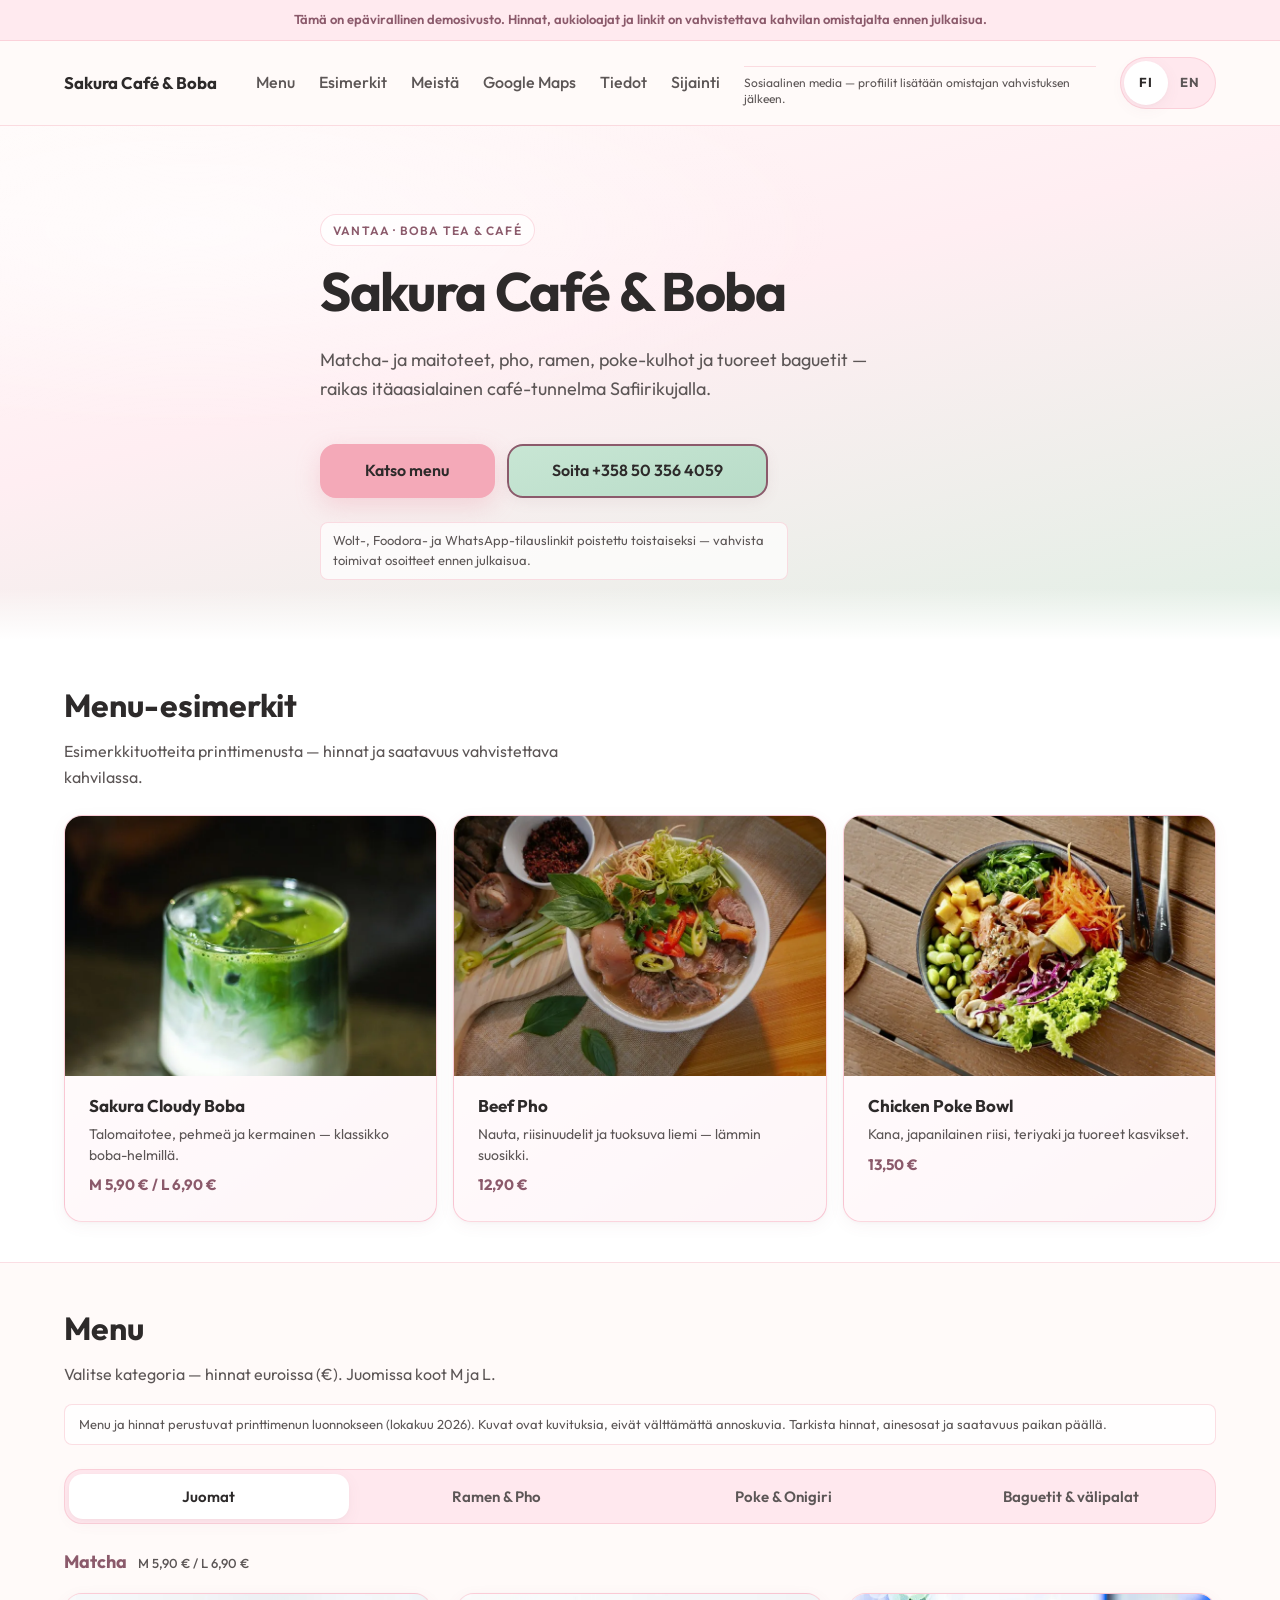
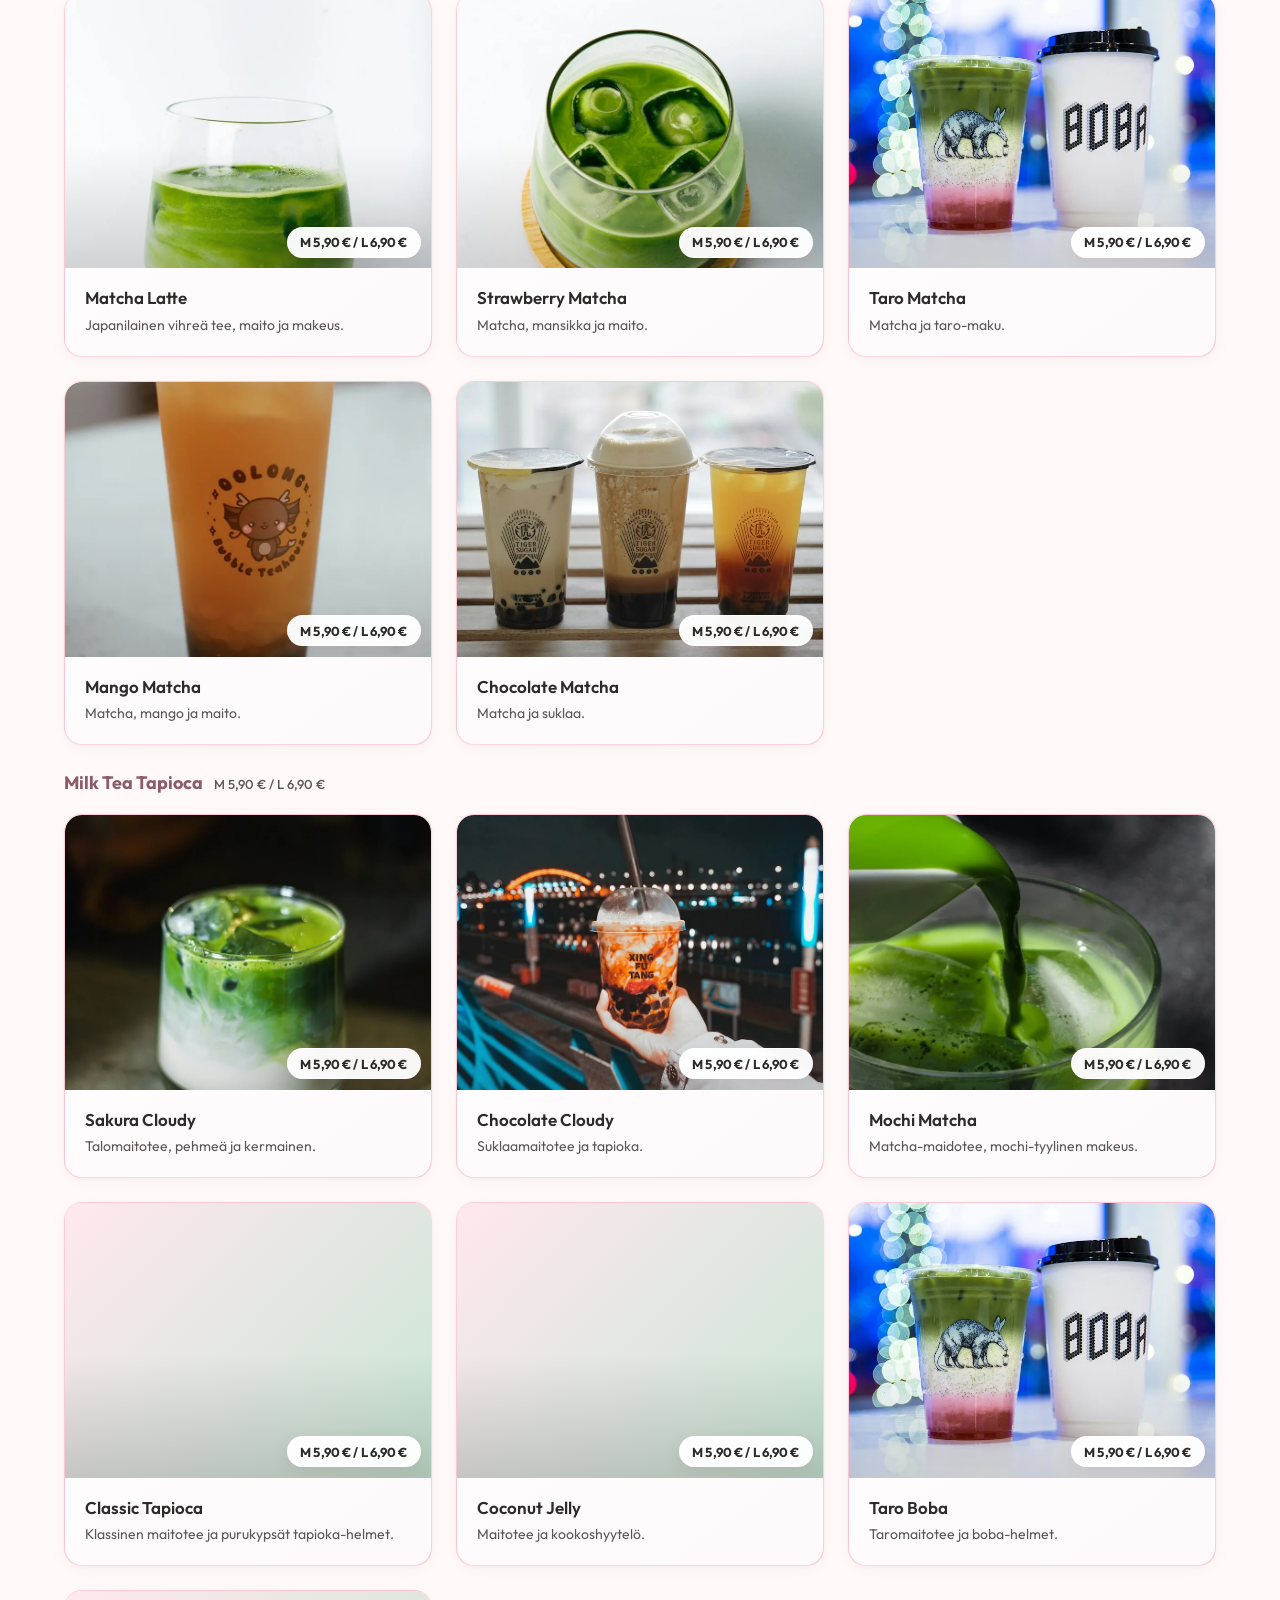
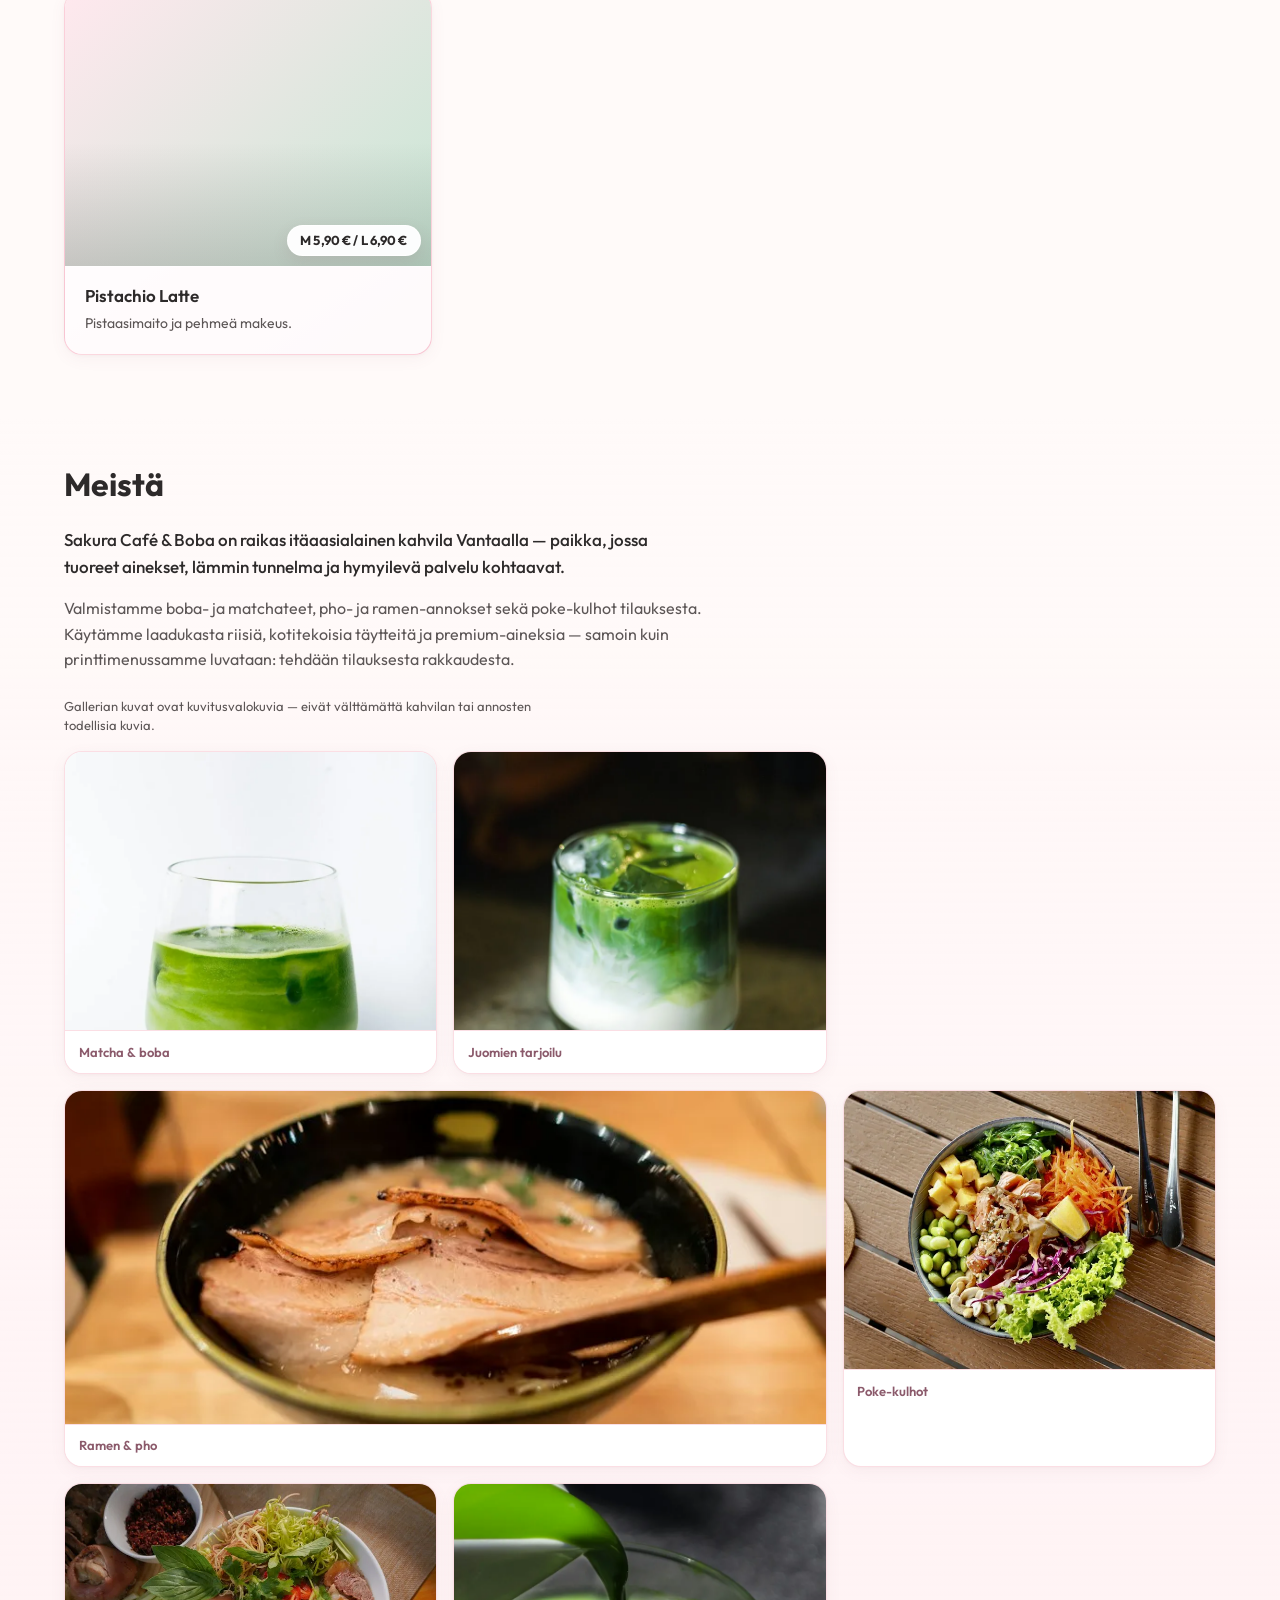
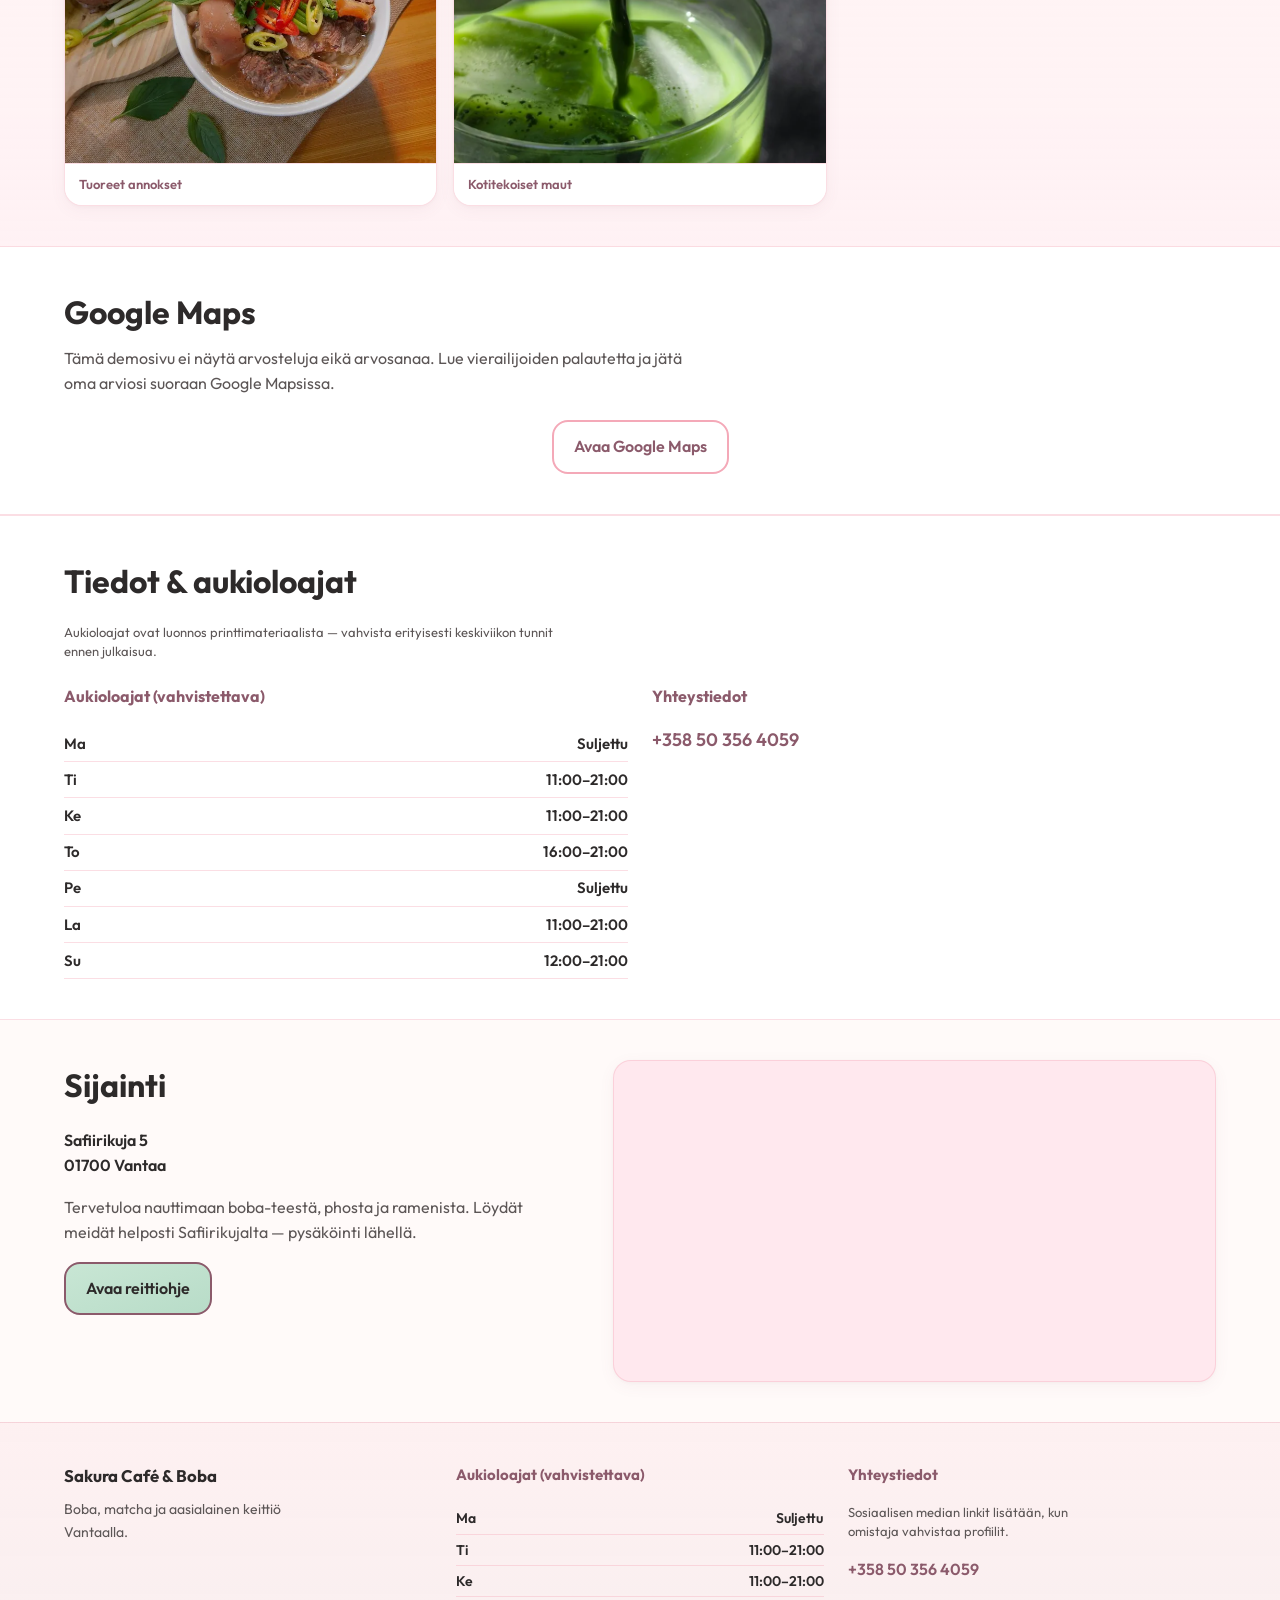
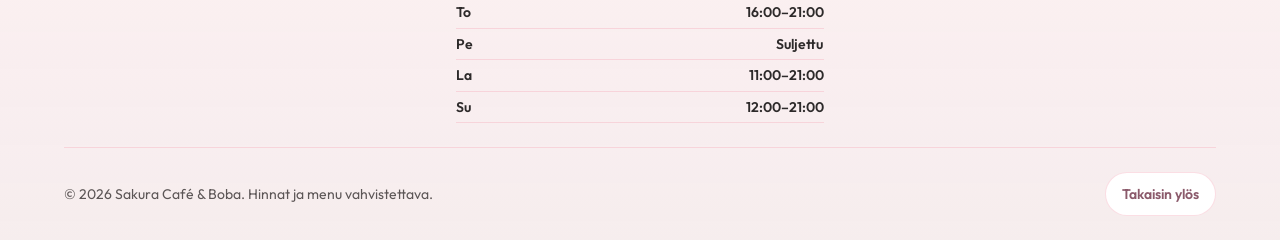
<file: index.html>
<!DOCTYPE html>
<html lang="fi">
  <head>
    <meta charset="UTF-8">
    <meta name="viewport" content="width=device-width, initial-scale=1.0">
    <meta name="robots" content="noindex, nofollow">
    <meta name="description" content="Sakura Café & Boba — demo-sivusto. Boba, matcha ja aasialainen kahvila Vantaalla, Safiirikuja 5.">
    <title>Sakura Café & Boba | Boba Tea & Café Vantaa</title>
    <meta property="og:type" content="website">
    <meta property="og:locale" content="fi_FI">
    <meta property="og:title" content="Sakura Café &amp; Boba | Vantaa">
    <meta property="og:description" content="Demo-sivusto — boba, matcha, pho ja ramen. Osoite: Safiirikuja 5, Vantaa.">
    <meta property="og:image" content="https://sakura-cafe-boba.vercel.app/assets/images/menu/sakura-cloudy.jpg">
    <meta name="twitter:card" content="summary_large_image">
    <meta name="twitter:title" content="Sakura Café &amp; Boba | Vantaa">
    <meta name="twitter:description" content="Demo-sivusto — boba, matcha, pho ja ramen. Safiirikuja 5, Vantaa.">
    <meta name="twitter:image" content="https://sakura-cafe-boba.vercel.app/assets/images/menu/sakura-cloudy.jpg">
    <link rel="icon" href="assets/icons/favicon.svg" type="image/svg+xml">
    <link rel="preconnect" href="https://fonts.googleapis.com">
    <link rel="preconnect" href="https://fonts.gstatic.com" crossorigin>
    <link href="https://fonts.googleapis.com/css2?family=Outfit:wght@400;500;600;700&display=swap" rel="stylesheet">
    <link rel="stylesheet" href="css/styles.css?v=hero-menu-polish">
  </head>
  <body id="page-top">
    <a class="skip-link" href="#main" data-fi="Siirry sisältöön" data-en="Skip to content">Siirry sisältöön</a>

    <p class="site-notice" role="note" data-fi="Tämä on epävirallinen demosivusto. Hinnat, aukioloajat ja linkit on vahvistettava kahvilan omistajalta ennen julkaisua." data-en="This is an unofficial demo website. Prices, opening hours and links must be confirmed by the café owner before launch.">Tämä on epävirallinen demosivusto. Hinnat, aukioloajat ja linkit on vahvistettava kahvilan omistajalta ennen julkaisua.</p>

    <header class="header" data-header>
      <div class="header__inner container">
        <a class="header__logo" href="#page-top">Sakura Café &amp; Boba</a>
        <div class="header__end">
          <div class="lang-switch" data-lang-switch role="group" aria-label="Kieli / Language">
            <button class="lang-switch__btn lang-switch__btn--active" type="button" data-lang="fi" aria-pressed="true">FI</button>
            <button class="lang-switch__btn" type="button" data-lang="en" aria-pressed="false">EN</button>
          </div>
          <button
            class="header__toggle"
            type="button"
            aria-expanded="false"
            aria-controls="header-menu"
            aria-label="Avaa valikko"
          >
            <span class="header__toggle-icon" aria-hidden="true"></span>
            <span class="header__toggle-label" data-fi="Valikko" data-en="Menu">Valikko</span>
          </button>
        </div>
        <div class="header__menu" id="header-menu" hidden>
          <nav class="header__nav" aria-label="Päävalikko" data-fi-label="Päävalikko" data-en-label="Main navigation">
            <ul class="header__menu-list">
              <li class="header__item"><a class="header__link" href="#menu" data-fi="Menu" data-en="Menu">Menu</a></li>
              <li class="header__item"><a class="header__link" href="#popular" data-fi="Esimerkit" data-en="Samples">Esimerkit</a></li>
              <li class="header__item"><a class="header__link" href="#about" data-fi="Meistä" data-en="About">Meistä</a></li>
              <li class="header__item"><a class="header__link" href="#reviews" data-fi="Google Maps" data-en="Google Maps">Google Maps</a></li>
              <li class="header__item"><a class="header__link" href="#info" data-fi="Tiedot" data-en="Info">Tiedot</a></li>
              <li class="header__item"><a class="header__link" href="#location" data-fi="Sijainti" data-en="Location">Sijainti</a></li>
            </ul>
          </nav>
          <p class="header__social-note" data-fi="Sosiaalinen media — profiilit lisätään omistajan vahvistuksen jälkeen." data-en="Social media — profiles will be added after owner confirmation.">Sosiaalinen media — profiilit lisätään omistajan vahvistuksen jälkeen.</p>
        </div>
      </div>
    </header>

    <main id="main">
      <section class="hero" aria-labelledby="hero-title">
        <div class="hero__inner container">
          <p class="hero__eyebrow" data-fi="Vantaa · Boba Tea &amp; Café" data-en="Vantaa · Boba Tea &amp; Café">Vantaa · Boba Tea &amp; Café</p>
          <h1 class="hero__title" id="hero-title">Sakura Café &amp; Boba</h1>
          <p class="hero__text" data-fi="Matcha- ja maitoteet, pho, ramen, poke-kulhot ja tuoreet baguetit — raikas itäaasialainen café-tunnelma Safiirikujalla." data-en="Matcha and milk teas, pho, ramen, poke bowls and fresh baguettes — a fresh East Asian café atmosphere on Safiirikuja.">
            Matcha- ja maitoteet, pho, ramen, poke-kulhot ja tuoreet baguetit — raikas itäaasialainen café-tunnelma Safiirikujalla.
          </p>
          <p class="hero__notice" data-fi="Wolt-, Foodora- ja WhatsApp-tilauslinkit poistettu toistaiseksi — vahvista toimivat osoitteet ennen julkaisua." data-en="Wolt, Foodora and WhatsApp order links are removed for now — confirm working URLs before launch.">Wolt-, Foodora- ja WhatsApp-tilauslinkit poistettu toistaiseksi — vahvista toimivat osoitteet ennen julkaisua.</p>
          <div class="hero__actions">
            <a class="button button--primary" href="#menu" data-fi="Katso menu" data-en="View menu">Katso menu</a>
            <a class="button button--secondary" href="tel:+358503564059" data-fi="Soita +358 50 356 4059" data-en="Call +358 50 356 4059">Soita +358 50 356 4059</a>
          </div>
        </div>
      </section>

      <section class="popular-hits" id="popular" aria-labelledby="popular-title">
        <div class="popular-hits__inner container">
          <h2 class="popular-hits__title" id="popular-title" data-fi="Menu-esimerkit" data-en="Menu samples">Menu-esimerkit</h2>
          <p class="popular-hits__lead" data-fi="Esimerkkituotteita printtimenusta — hinnat ja saatavuus vahvistettava kahvilassa." data-en="Sample items from the print menu — prices and availability must be confirmed at the café.">Esimerkkituotteita printtimenusta — hinnat ja saatavuus vahvistettava kahvilassa.</p>
          <ul class="popular-hits__grid">
            <li class="popular-hits__card">
              <div class="popular-hits__media">
                <picture>
                  <source type="image/webp" srcset="assets/images/menu/sakura-cloudy.webp">
                  <img class="popular-hits__image" src="assets/images/menu/sakura-cloudy.jpg" alt="Sakura Cloudy Boba" width="400" height="280" loading="lazy" decoding="async">
                </picture>
              </div>
              <div class="popular-hits__body">
                <h3 class="popular-hits__name">Sakura Cloudy Boba</h3>
                <p class="popular-hits__desc" data-fi="Talomaitotee, pehmeä ja kermainen — klassikko boba-helmillä." data-en="House milk tea, smooth and creamy — a boba pearl classic.">Talomaitotee, pehmeä ja kermainen — klassikko boba-helmillä.</p>
                <p class="popular-hits__price">M 5,90 € / L 6,90 €</p>
              </div>
            </li>
            <li class="popular-hits__card">
              <div class="popular-hits__media">
                <picture>
                  <source type="image/webp" srcset="assets/images/menu/beef-meatball-pho.webp">
                  <img class="popular-hits__image" src="assets/images/menu/beef-pho.jpg" alt="Beef Pho" width="400" height="280" loading="lazy" decoding="async">
                </picture>
              </div>
              <div class="popular-hits__body">
                <h3 class="popular-hits__name">Beef Pho</h3>
                <p class="popular-hits__desc" data-fi="Nauta, riisinuudelit ja tuoksuva liemi — lämmin suosikki." data-en="Beef, rice noodles and aromatic broth — a warming favourite.">Nauta, riisinuudelit ja tuoksuva liemi — lämmin suosikki.</p>
                <p class="popular-hits__price">12,90 €</p>
              </div>
            </li>
            <li class="popular-hits__card">
              <div class="popular-hits__media">
                <picture>
                  <source type="image/webp" srcset="assets/images/menu/beef-poke.webp">
                  <img class="popular-hits__image" src="assets/images/menu/chicken-poke.jpg" alt="Chicken Poke Bowl" width="400" height="280" loading="lazy" decoding="async">
                </picture>
              </div>
              <div class="popular-hits__body">
                <h3 class="popular-hits__name">Chicken Poke Bowl</h3>
                <p class="popular-hits__desc" data-fi="Kana, japanilainen riisi, teriyaki ja tuoreet kasvikset." data-en="Chicken, Japanese rice, teriyaki and fresh vegetables.">Kana, japanilainen riisi, teriyaki ja tuoreet kasvikset.</p>
                <p class="popular-hits__price">13,50 €</p>
              </div>
            </li>
          </ul>
        </div>
      </section>

      <section class="menu" id="menu" aria-labelledby="menu-title">
        <div class="menu__inner container">
          <h2 class="menu__title" id="menu-title" data-fi="Menu" data-en="Menu">Menu</h2>
          <p class="menu__lead" data-fi="Valitse kategoria — hinnat euroissa (€). Juomissa koot M ja L." data-en="Choose a category — prices in euros (€). Drinks in M and L sizes.">Valitse kategoria — hinnat euroissa (€). Juomissa koot M ja L.</p>
          <p class="menu__notice" data-fi="Menu ja hinnat perustuvat printtimenun luonnokseen (lokakuu 2026). Kuvat ovat kuvituksia, eivät välttämättä annoskuvia. Tarkista hinnat, ainesosat ja saatavuus paikan päällä." data-en="Menu and prices are based on a draft print menu (Oct 2026). Photos are illustrations and may not show the actual dish. Confirm prices, ingredients and availability on site.">Menu ja hinnat perustuvat printtimenun luonnokseen (lokakuu 2026). Kuvat ovat kuvituksia, eivät välttämättä annoskuvia. Tarkista hinnat, ainesosat ja saatavuus paikan päällä.</p>

          <div class="menu__tabs" role="tablist" aria-label="Menu-kategoriat" data-menu-tablist data-fi-label="Menu-kategoriat" data-en-label="Menu categories">
            <button class="menu__tab menu__tab--active" type="button" role="tab" id="tab-drinks" aria-selected="true" aria-controls="panel-drinks" data-menu-tab="drinks" tabindex="0" data-fi="Juomat" data-en="Drinks">Juomat</button>
            <button class="menu__tab" type="button" role="tab" id="tab-ramen" aria-selected="false" aria-controls="panel-ramen" data-menu-tab="ramen" tabindex="-1" data-fi="Ramen &amp; Pho" data-en="Ramen &amp; Pho">Ramen &amp; Pho</button>
            <button class="menu__tab" type="button" role="tab" id="tab-poke" aria-selected="false" aria-controls="panel-poke" data-menu-tab="poke" tabindex="-1" data-fi="Poke &amp; Onigiri" data-en="Poke &amp; Onigiri">Poke &amp; Onigiri</button>
            <button class="menu__tab" type="button" role="tab" id="tab-snacks" aria-selected="false" aria-controls="panel-snacks" data-menu-tab="snacks" tabindex="-1" data-fi="Baguetit &amp; välipalat" data-en="Baguettes &amp; Snacks">Baguetit &amp; välipalat</button>
          </div>

          <div class="menu__panels">
            <div class="menu__panel" id="panel-drinks" role="tabpanel" aria-labelledby="tab-drinks" data-menu-panel="drinks">
              <h3 class="menu__group-title">Matcha <span class="menu__group-note">M 5,90 € / L 6,90 €</span></h3>
              <ul class="menu__grid">
                <li class="menu-card">
                  <div class="menu-card__media">
                    <picture>
                      <source type="image/webp" srcset="assets/images/menu/matcha-latte.webp">
                      <img class="menu-card__image" src="assets/images/menu/matcha-latte.jpg" alt="" width="400" height="280" loading="lazy" decoding="async">
                    </picture>
                    <span class="menu-card__price">M 5,90 € / L 6,90 €</span>
                  </div>
                  <div class="menu-card__body">
                    <h4 class="menu-card__title">Matcha Latte</h4>
                    <p class="menu-card__desc">Japanilainen vihreä tee, maito ja makeus.</p>
                  </div>
                </li>
                <li class="menu-card">
                  <div class="menu-card__media">
                    <picture>
                      <source type="image/webp" srcset="assets/images/menu/strawberry-matcha.webp">
                      <img class="menu-card__image" src="assets/images/menu/strawberry-matcha.jpg" alt="" width="400" height="280" loading="lazy" decoding="async">
                    </picture>
                    <span class="menu-card__price">M 5,90 € / L 6,90 €</span>
                  </div>
                  <div class="menu-card__body">
                    <h4 class="menu-card__title">Strawberry Matcha</h4>
                    <p class="menu-card__desc">Matcha, mansikka ja maito.</p>
                  </div>
                </li>
                <li class="menu-card">
                  <div class="menu-card__media">
                    <picture>
                      <source type="image/webp" srcset="assets/images/menu/taro-boba.webp">
                      <img class="menu-card__image" src="assets/images/menu/taro-matcha.jpg" alt="" width="400" height="280" loading="lazy" decoding="async">
                    </picture>
                    <span class="menu-card__price">M 5,90 € / L 6,90 €</span>
                  </div>
                  <div class="menu-card__body">
                    <h4 class="menu-card__title">Taro Matcha</h4>
                    <p class="menu-card__desc">Matcha ja taro-maku.</p>
                  </div>
                </li>
                <li class="menu-card">
                  <div class="menu-card__media">
                    <picture>
                      <source type="image/webp" srcset="assets/images/menu/mango-matcha.webp">
                      <img class="menu-card__image" src="assets/images/menu/mango-matcha.jpg" alt="" width="400" height="280" loading="lazy" decoding="async">
                    </picture>
                    <span class="menu-card__price">M 5,90 € / L 6,90 €</span>
                  </div>
                  <div class="menu-card__body">
                    <h4 class="menu-card__title">Mango Matcha</h4>
                    <p class="menu-card__desc">Matcha, mango ja maito.</p>
                  </div>
                </li>
                <li class="menu-card">
                  <div class="menu-card__media">
                    <picture>
                      <source type="image/webp" srcset="assets/images/menu/chocolate-matcha.webp">
                      <img class="menu-card__image" src="assets/images/menu/chocolate-matcha.jpg" alt="" width="400" height="280" loading="lazy" decoding="async">
                    </picture>
                    <span class="menu-card__price">M 5,90 € / L 6,90 €</span>
                  </div>
                  <div class="menu-card__body">
                    <h4 class="menu-card__title">Chocolate Matcha</h4>
                    <p class="menu-card__desc">Matcha ja suklaa.</p>
                  </div>
                </li>
              </ul>

              <h3 class="menu__group-title">Milk Tea Tapioca <span class="menu__group-note">M 5,90 € / L 6,90 €</span></h3>
              <ul class="menu__grid">
                <li class="menu-card">
                  <div class="menu-card__media">
                    <picture>
                      <source type="image/webp" srcset="assets/images/menu/sakura-cloudy.webp">
                      <img class="menu-card__image" src="assets/images/menu/sakura-cloudy.jpg" alt="" width="400" height="280" loading="lazy" decoding="async">
                    </picture>
                    <span class="menu-card__price">M 5,90 € / L 6,90 €</span>
                  </div>
                  <div class="menu-card__body">
                    <h4 class="menu-card__title">Sakura Cloudy</h4>
                    <p class="menu-card__desc">Talomaitotee, pehmeä ja kermainen.</p>
                  </div>
                </li>
                <li class="menu-card">
                  <div class="menu-card__media">
                    <picture>
                      <source type="image/webp" srcset="assets/images/menu/chocolate-cloudy.webp">
                      <img class="menu-card__image" src="assets/images/menu/chocolate-cloudy.jpg" alt="" width="400" height="280" loading="lazy" decoding="async">
                    </picture>
                    <span class="menu-card__price">M 5,90 € / L 6,90 €</span>
                  </div>
                  <div class="menu-card__body">
                    <h4 class="menu-card__title">Chocolate Cloudy</h4>
                    <p class="menu-card__desc">Suklaamaitotee ja tapioka.</p>
                  </div>
                </li>
                <li class="menu-card">
                  <div class="menu-card__media">
                    <picture>
                      <source type="image/webp" srcset="assets/images/menu/mochi-matcha.webp">
                      <img class="menu-card__image" src="assets/images/menu/mochi-matcha.jpg" alt="" width="400" height="280" loading="lazy" decoding="async">
                    </picture>
                    <span class="menu-card__price">M 5,90 € / L 6,90 €</span>
                  </div>
                  <div class="menu-card__body">
                    <h4 class="menu-card__title">Mochi Matcha</h4>
                    <p class="menu-card__desc">Matcha-maidotee, mochi-tyylinen makeus.</p>
                  </div>
                </li>
                <li class="menu-card">
                  <div class="menu-card__media">
                    <picture>
                      <source type="image/webp" srcset="assets/images/menu/classic-tapioca.webp">
                      <img class="menu-card__image" src="assets/images/menu/classic-tapioca.jpg" alt="" width="400" height="280" loading="lazy" decoding="async">
                    </picture>
                    <span class="menu-card__price">M 5,90 € / L 6,90 €</span>
                  </div>
                  <div class="menu-card__body">
                    <h4 class="menu-card__title">Classic Tapioca</h4>
                    <p class="menu-card__desc">Klassinen maitotee ja purukypsät tapioka-helmet.</p>
                  </div>
                </li>
                <li class="menu-card">
                  <div class="menu-card__media">
                    <picture>
                      <source type="image/webp" srcset="assets/images/menu/coconut-jelly.webp">
                      <img class="menu-card__image" src="assets/images/menu/coconut-jelly.jpg" alt="" width="400" height="280" loading="lazy" decoding="async">
                    </picture>
                    <span class="menu-card__price">M 5,90 € / L 6,90 €</span>
                  </div>
                  <div class="menu-card__body">
                    <h4 class="menu-card__title">Coconut Jelly</h4>
                    <p class="menu-card__desc">Maitotee ja kookoshyytelö.</p>
                  </div>
                </li>
                <li class="menu-card">
                  <div class="menu-card__media">
                    <picture>
                      <source type="image/webp" srcset="assets/images/menu/taro-boba.webp">
                      <img class="menu-card__image" src="assets/images/menu/taro-boba.jpg" alt="" width="400" height="280" loading="lazy" decoding="async">
                    </picture>
                    <span class="menu-card__price">M 5,90 € / L 6,90 €</span>
                  </div>
                  <div class="menu-card__body">
                    <h4 class="menu-card__title">Taro Boba</h4>
                    <p class="menu-card__desc">Taromaitotee ja boba-helmet.</p>
                  </div>
                </li>
                <li class="menu-card">
                  <div class="menu-card__media">
                    <picture>
                      <source type="image/webp" srcset="assets/images/menu/pistachio-latte.webp">
                      <img class="menu-card__image" src="assets/images/menu/pistachio-latte.jpg" alt="" width="400" height="280" loading="lazy" decoding="async">
                    </picture>
                    <span class="menu-card__price">M 5,90 € / L 6,90 €</span>
                  </div>
                  <div class="menu-card__body">
                    <h4 class="menu-card__title">Pistachio Latte</h4>
                    <p class="menu-card__desc">Pistaasimaito ja pehmeä makeus.</p>
                  </div>
                </li>
              </ul>
            </div>

            <div class="menu__panel menu__panel--hidden" id="panel-ramen" role="tabpanel" aria-labelledby="tab-ramen" data-menu-panel="ramen" hidden>
              <h3 class="menu__group-title">Sakura Ramen &amp; Rice</h3>
              <ul class="menu__grid">
                <li class="menu-card">
                  <div class="menu-card__media">
                    <picture>
                      <source type="image/webp" srcset="assets/images/menu/sakura-ramen.webp">
                      <img class="menu-card__image" src="assets/images/menu/sakura-ramen.jpg" alt="" width="400" height="280" loading="lazy" decoding="async">
                    </picture>
                    <span class="menu-card__price">14,90 €</span>
                  </div>
                  <div class="menu-card__body">
                    <h4 class="menu-card__title">Sakura Ramen</h4>
                    <p class="menu-card__desc">Ramen-nuudelit, liemi, chashu-possu, kananmuna, valkosipuli, baby bok choy ja kevätsipuli.</p>
                  </div>
                </li>
                <li class="menu-card">
                  <div class="menu-card__media">
                    <picture>
                      <source type="image/webp" srcset="assets/images/menu/shrimp-ramen.webp">
                      <img class="menu-card__image" src="assets/images/menu/shrimp-ramen.jpg" alt="" width="400" height="280" loading="lazy" decoding="async">
                    </picture>
                    <span class="menu-card__price">14,90 €</span>
                  </div>
                  <div class="menu-card__body">
                    <h4 class="menu-card__title">Shrimp Ramen</h4>
                    <p class="menu-card__desc">Ramen-nuudelit, liemi, katkarapu, valkosipuli, baby bok choy ja kevätsipuli.</p>
                  </div>
                </li>
                <li class="menu-card">
                  <div class="menu-card__media">
                    <picture>
                      <source type="image/webp" srcset="assets/images/menu/chicken-rice.webp">
                      <img class="menu-card__image" src="assets/images/menu/chicken-rice.jpg" alt="" width="400" height="280" loading="lazy" decoding="async">
                    </picture>
                    <span class="menu-card__price">14,50 €</span>
                  </div>
                  <div class="menu-card__body">
                    <h4 class="menu-card__title">Chicken Rice</h4>
                    <p class="menu-card__desc">Riisiä, kanaa, makea-hapan chilikastiketta, sipulia, kurkkua ja tomaattia.</p>
                  </div>
                </li>
                <li class="menu-card">
                  <div class="menu-card__media">
                    <picture>
                      <source type="image/webp" srcset="assets/images/menu/beef-ramen.webp">
                      <img class="menu-card__image" src="assets/images/menu/beef-ramen.jpg" alt="" width="400" height="280" loading="lazy" decoding="async">
                    </picture>
                    <span class="menu-card__price">14,90 €</span>
                  </div>
                  <div class="menu-card__body">
                    <h4 class="menu-card__title">Beef Ramen</h4>
                    <p class="menu-card__desc">Ramen-nuudelit, liemi, naudanliha, kananmuna, bok choy, kimchi, valkosipuli ja kevätsipuli.</p>
                  </div>
                </li>
                <li class="menu-card">
                  <div class="menu-card__media">
                    <picture>
                      <source type="image/webp" srcset="assets/images/menu/beef-ramen.webp">
                      <img class="menu-card__image" src="assets/images/menu/tofu-ramen.jpg" alt="" width="400" height="280" loading="lazy" decoding="async">
                    </picture>
                    <span class="menu-card__price">14,50 €</span>
                  </div>
                  <div class="menu-card__body">
                    <h4 class="menu-card__title">Tofu Ramen</h4>
                    <p class="menu-card__desc">Ramen-nuudelit, tofu, kasvisliemi, shiitake, baby bok choy, valkosipuli ja kevätsipuli.</p>
                  </div>
                </li>
              </ul>

              <h3 class="menu__group-title">Pho</h3>
              <p class="menu__group-intro" data-fi="Sisältää pho-riisinuudelit, liemen, täytteet, sipulit, chiliä ja yrttejä (kevätsipuli, korianteri ja versot)." data-en="Includes pho rice noodles, broth, toppings, onions, chilli and herbs (spring onion, coriander and sprouts).">Sisältää pho-riisinuudelit, liemen, täytteet, sipulit, chiliä ja yrttejä (kevätsipuli, korianteri ja versot).</p>
              <ul class="menu__grid">
                <li class="menu-card">
                  <div class="menu-card__media">
                    <picture>
                      <source type="image/webp" srcset="assets/images/menu/beef-meatball-pho.webp">
                      <img class="menu-card__image" src="assets/images/menu/beef-pho.jpg" alt="" width="400" height="280" loading="lazy" decoding="async">
                    </picture>
                    <span class="menu-card__price">12,90 €</span>
                  </div>
                  <div class="menu-card__body">
                    <h4 class="menu-card__title">Beef Pho</h4>
                    <p class="menu-card__desc">Nauta, riisinuudelit ja naudanliemi.</p>
                  </div>
                </li>
                <li class="menu-card">
                  <div class="menu-card__media">
                    <picture>
                      <source type="image/webp" srcset="assets/images/menu/chicken-pho.webp">
                      <img class="menu-card__image" src="assets/images/menu/chicken-pho.jpg" alt="" width="400" height="280" loading="lazy" decoding="async">
                    </picture>
                    <span class="menu-card__price">12,90 €</span>
                  </div>
                  <div class="menu-card__body">
                    <h4 class="menu-card__title">Chicken Pho</h4>
                    <p class="menu-card__desc">Kana, riisinuudelit ja kanaliemi.</p>
                  </div>
                </li>
                <li class="menu-card">
                  <div class="menu-card__media">
                    <picture>
                      <source type="image/webp" srcset="assets/images/menu/shrimp-pho.webp">
                      <img class="menu-card__image" src="assets/images/menu/shrimp-pho.jpg" alt="" width="400" height="280" loading="lazy" decoding="async">
                    </picture>
                    <span class="menu-card__price">13,90 €</span>
                  </div>
                  <div class="menu-card__body">
                    <h4 class="menu-card__title">Shrimp Pho</h4>
                    <p class="menu-card__desc">Katkarapu, riisinuudelit ja liemi.</p>
                  </div>
                </li>
                <li class="menu-card">
                  <div class="menu-card__media">
                    <picture>
                      <source type="image/webp" srcset="assets/images/menu/chicken-pho.webp">
                      <img class="menu-card__image" src="assets/images/menu/tofu-pho.jpg" alt="" width="400" height="280" loading="lazy" decoding="async">
                    </picture>
                    <span class="menu-card__price">13,90 €</span>
                  </div>
                  <div class="menu-card__body">
                    <h4 class="menu-card__title">Tofu Pho</h4>
                    <p class="menu-card__desc">Tofu, riisinuudelit ja liemi.</p>
                  </div>
                </li>
                <li class="menu-card">
                  <div class="menu-card__media">
                    <picture>
                      <source type="image/webp" srcset="assets/images/menu/beef-meatball-pho.webp">
                      <img class="menu-card__image" src="assets/images/menu/beef-meatball-pho.jpg" alt="" width="400" height="280" loading="lazy" decoding="async">
                    </picture>
                    <span class="menu-card__price">13,90 €</span>
                  </div>
                  <div class="menu-card__body">
                    <h4 class="menu-card__title">Beef Meatball Pho</h4>
                    <p class="menu-card__desc">Nautapallot, nuudelit ja liemi.</p>
                  </div>
                </li>
                <li class="menu-card">
                  <div class="menu-card__media">
                    <picture>
                      <source type="image/webp" srcset="assets/images/menu/beef-meatball-pho.webp">
                      <img class="menu-card__image" src="assets/images/menu/kids-pho.jpg" alt="" width="400" height="280" loading="lazy" decoding="async">
                    </picture>
                    <span class="menu-card__price">11,90 €</span>
                  </div>
                  <div class="menu-card__body">
                    <h4 class="menu-card__title">Kids Pho</h4>
                    <p class="menu-card__desc">Lapsille sopiva annos pho-liemellä.</p>
                  </div>
                </li>
              </ul>
            </div>

            <div class="menu__panel menu__panel--hidden" id="panel-poke" role="tabpanel" aria-labelledby="tab-poke" data-menu-panel="poke" hidden>
              <h3 class="menu__group-title">Poke Bowls <span class="menu__group-note">Japanese Rice</span></h3>
              <p class="menu__group-intro" data-fi="Riisi, teriyaki, edamame, majoneesi, maissi, tomaatti ja kurkku — valitse proteiini." data-en="Rice, teriyaki, edamame, mayo, corn, tomato and cucumber — choose your protein.">Riisi, teriyaki, edamame, majoneesi, maissi, tomaatti ja kurkku — valitse proteiini.</p>
              <ul class="menu__grid">
                <li class="menu-card">
                  <div class="menu-card__media">
                    <picture>
                      <source type="image/webp" srcset="assets/images/menu/beef-poke.webp">
                      <img class="menu-card__image" src="assets/images/menu/beef-poke.jpg" alt="" width="400" height="280" loading="lazy" decoding="async">
                    </picture>
                    <span class="menu-card__price">13,50 €</span>
                  </div>
                  <div class="menu-card__body">
                    <h4 class="menu-card__title">Beef Poke Bowl</h4>
                    <p class="menu-card__desc">Nauta, riisi, teriyaki ja tuoreet kasvikset.</p>
                  </div>
                </li>
                <li class="menu-card">
                  <div class="menu-card__media">
                    <picture>
                      <source type="image/webp" srcset="assets/images/menu/beef-poke.webp">
                      <img class="menu-card__image" src="assets/images/menu/chicken-poke.jpg" alt="" width="400" height="280" loading="lazy" decoding="async">
                    </picture>
                    <span class="menu-card__price">13,50 €</span>
                  </div>
                  <div class="menu-card__body">
                    <h4 class="menu-card__title">Chicken Poke Bowl</h4>
                    <p class="menu-card__desc">Kana, riisi, teriyaki ja tuoreet kasvikset.</p>
                  </div>
                </li>
                <li class="menu-card">
                  <div class="menu-card__media">
                    <picture>
                      <source type="image/webp" srcset="assets/images/menu/beef-poke.webp">
                      <img class="menu-card__image" src="assets/images/menu/shrimp-poke.jpg" alt="" width="400" height="280" loading="lazy" decoding="async">
                    </picture>
                    <span class="menu-card__price">13,50 €</span>
                  </div>
                  <div class="menu-card__body">
                    <h4 class="menu-card__title">Shrimp Poke Bowl</h4>
                    <p class="menu-card__desc">Katkarapu, riisi, teriyaki ja tuoreet kasvikset.</p>
                  </div>
                </li>
                <li class="menu-card">
                  <div class="menu-card__media">
                    <picture>
                      <source type="image/webp" srcset="assets/images/menu/beef-poke.webp">
                      <img class="menu-card__image" src="assets/images/menu/tuna-poke.jpg" alt="" width="400" height="280" loading="lazy" decoding="async">
                    </picture>
                    <span class="menu-card__price">12,50 €</span>
                  </div>
                  <div class="menu-card__body">
                    <h4 class="menu-card__title">Tuna Poke Bowl</h4>
                    <p class="menu-card__desc">Tonnikala, riisi, teriyaki ja tuoreet kasvikset.</p>
                  </div>
                </li>
                <li class="menu-card">
                  <div class="menu-card__media">
                    <picture>
                      <source type="image/webp" srcset="assets/images/menu/beef-poke.webp">
                      <img class="menu-card__image" src="assets/images/menu/tofu-poke.jpg" alt="" width="400" height="280" loading="lazy" decoding="async">
                    </picture>
                    <span class="menu-card__price">12,50 €</span>
                  </div>
                  <div class="menu-card__body">
                    <h4 class="menu-card__title">Tofu Poke Bowl</h4>
                    <p class="menu-card__desc">Tofu, riisi, teriyaki ja tuoreet kasvikset.</p>
                  </div>
                </li>
              </ul>

              <h3 class="menu__group-title">Onigiri <span class="menu__group-note">Japanese Rice · 3,90 €</span></h3>
              <ul class="menu__grid">
                <li class="menu-card">
                  <div class="menu-card__media">
                    <picture>
                      <source type="image/webp" srcset="assets/images/menu/onigiri-beef.webp">
                      <img class="menu-card__image" src="assets/images/menu/onigiri-chicken.jpg" alt="" width="400" height="280" loading="lazy" decoding="async">
                    </picture>
                    <span class="menu-card__price">3,90 €</span>
                  </div>
                  <div class="menu-card__body">
                    <h4 class="menu-card__title">Chicken Onigiri</h4>
                    <p class="menu-card__desc">Riisi, kana, teriyaki, seesaminsiemenet ja nori.</p>
                  </div>
                </li>
                <li class="menu-card">
                  <div class="menu-card__media">
                    <picture>
                      <source type="image/webp" srcset="assets/images/menu/onigiri-beef.webp">
                      <img class="menu-card__image" src="assets/images/menu/onigiri-beef.jpg" alt="" width="400" height="280" loading="lazy" decoding="async">
                    </picture>
                    <span class="menu-card__price">3,90 €</span>
                  </div>
                  <div class="menu-card__body">
                    <h4 class="menu-card__title">Beef Onigiri</h4>
                    <p class="menu-card__desc">Riisi, nauta, teriyaki, seesaminsiemenet ja nori.</p>
                  </div>
                </li>
                <li class="menu-card">
                  <div class="menu-card__media">
                    <picture>
                      <source type="image/webp" srcset="assets/images/menu/onigiri-beef.webp">
                      <img class="menu-card__image" src="assets/images/menu/onigiri-tuna.jpg" alt="" width="400" height="280" loading="lazy" decoding="async">
                    </picture>
                    <span class="menu-card__price">3,90 €</span>
                  </div>
                  <div class="menu-card__body">
                    <h4 class="menu-card__title">Tuna Onigiri</h4>
                    <p class="menu-card__desc">Riisi, tonnikala, majoneesi, seesaminsiemenet ja nori.</p>
                  </div>
                </li>
                <li class="menu-card">
                  <div class="menu-card__media">
                    <picture>
                      <source type="image/webp" srcset="assets/images/menu/onigiri-beef.webp">
                      <img class="menu-card__image" src="assets/images/menu/onigiri-shrimp.jpg" alt="" width="400" height="280" loading="lazy" decoding="async">
                    </picture>
                    <span class="menu-card__price">3,90 €</span>
                  </div>
                  <div class="menu-card__body">
                    <h4 class="menu-card__title">Shrimp Onigiri</h4>
                    <p class="menu-card__desc">Riisi, katkarapu, majoneesi, seesaminsiemenet ja nori.</p>
                  </div>
                </li>
              </ul>
            </div>

            <div class="menu__panel menu__panel--hidden" id="panel-snacks" role="tabpanel" aria-labelledby="tab-snacks" data-menu-panel="snacks" hidden>
              <h3 class="menu__group-title">Baguettes <span class="menu__group-note">9,50 €</span></h3>
              <ul class="menu__grid">
                <li class="menu-card">
                  <div class="menu-card__media">
                    <picture>
                      <source type="image/webp" srcset="assets/images/menu/baguette-beef.webp">
                      <img class="menu-card__image" src="assets/images/menu/baguette-chicken.jpg" alt="" width="400" height="280" loading="lazy" decoding="async">
                    </picture>
                    <span class="menu-card__price">9,50 €</span>
                  </div>
                  <div class="menu-card__body">
                    <h4 class="menu-card__title">Chicken Baguette</h4>
                    <p class="menu-card__desc">Kurkku, porkkana, kevätsipuli, kana, korianteri ja kastike.</p>
                  </div>
                </li>
                <li class="menu-card">
                  <div class="menu-card__media">
                    <picture>
                      <source type="image/webp" srcset="assets/images/menu/baguette-beef.webp">
                      <img class="menu-card__image" src="assets/images/menu/baguette-beef.jpg" alt="" width="400" height="280" loading="lazy" decoding="async">
                    </picture>
                    <span class="menu-card__price">9,50 €</span>
                  </div>
                  <div class="menu-card__body">
                    <h4 class="menu-card__title">Beef Baguette</h4>
                    <p class="menu-card__desc">Kurkku, porkkana, nauta, korianteri ja kastike.</p>
                  </div>
                </li>
                <li class="menu-card">
                  <div class="menu-card__media">
                    <picture>
                      <source type="image/webp" srcset="assets/images/menu/baguette-beef.webp">
                      <img class="menu-card__image" src="assets/images/menu/baguette-pork.jpg" alt="" width="400" height="280" loading="lazy" decoding="async">
                    </picture>
                    <span class="menu-card__price">9,50 €</span>
                  </div>
                  <div class="menu-card__body">
                    <h4 class="menu-card__title">Pork Baguette</h4>
                    <p class="menu-card__desc">Kurkku, porkkana, sika, korianteri ja kastike.</p>
                  </div>
                </li>
                <li class="menu-card">
                  <div class="menu-card__media">
                    <picture>
                      <source type="image/webp" srcset="assets/images/menu/baguette-beef.webp">
                      <img class="menu-card__image" src="assets/images/menu/baguette-tuna.jpg" alt="" width="400" height="280" loading="lazy" decoding="async">
                    </picture>
                    <span class="menu-card__price">9,50 €</span>
                  </div>
                  <div class="menu-card__body">
                    <h4 class="menu-card__title">Tuna Baguette</h4>
                    <p class="menu-card__desc">Kurkku, porkkana, tonnikala, korianteri ja kastike.</p>
                  </div>
                </li>
              </ul>

              <h3 class="menu__group-title">Snacks</h3>
              <ul class="menu__grid">
                <li class="menu-card">
                  <div class="menu-card__media">
                    <picture>
                      <source type="image/webp" srcset="assets/images/menu/fried-shrimp.webp">
                      <img class="menu-card__image" src="assets/images/menu/fried-shrimp.jpg" alt="" width="400" height="280" loading="lazy" decoding="async">
                    </picture>
                    <span class="menu-card__price">6,50 €</span>
                  </div>
                  <div class="menu-card__body">
                    <h4 class="menu-card__title">Fried Shrimp 5×</h4>
                    <p class="menu-card__desc">Paistetut katkaravut, 5 kpl.</p>
                  </div>
                </li>
                <li class="menu-card">
                  <div class="menu-card__media">
                    <picture>
                      <source type="image/webp" srcset="assets/images/menu/spring-rolls-chicken.webp">
                      <img class="menu-card__image" src="assets/images/menu/spring-rolls-chicken.jpg" alt="" width="400" height="280" loading="lazy" decoding="async">
                    </picture>
                    <span class="menu-card__price">5,90 €</span>
                  </div>
                  <div class="menu-card__body">
                    <h4 class="menu-card__title">Spring Rolls 4× (Chicken)</h4>
                    <p class="menu-card__desc">Kanatäytteiset kevätrullat, 4 kpl.</p>
                  </div>
                </li>
                <li class="menu-card">
                  <div class="menu-card__media">
                    <picture>
                      <source type="image/webp" srcset="assets/images/menu/spring-rolls-chicken.webp">
                      <img class="menu-card__image" src="assets/images/menu/spring-rolls-veg.jpg" alt="" width="400" height="280" loading="lazy" decoding="async">
                    </picture>
                    <span class="menu-card__price">5,50 €</span>
                  </div>
                  <div class="menu-card__body">
                    <h4 class="menu-card__title">Spring Rolls 4× (Vegetable)</h4>
                    <p class="menu-card__desc">Kasviskevätrullat, 4 kpl.</p>
                  </div>
                </li>
              </ul>
            </div>
          </div>
        </div>
      </section>

      <section class="about" id="about" aria-labelledby="about-title">
        <div class="about__inner container">
          <h2 class="about__title" id="about-title" data-fi="Meistä" data-en="About Us">Meistä</h2>
          <p class="about__lead" data-fi="Sakura Café &amp; Boba on raikas itäaasialainen kahvila Vantaalla — paikka, jossa tuoreet ainekset, lämmin tunnelma ja hymyilevä palvelu kohtaavat." data-en="Sakura Café &amp; Boba is a fresh East Asian café in Vantaa — where fresh ingredients, a warm atmosphere and friendly service come together.">
            Sakura Café &amp; Boba on raikas itäaasialainen kahvila Vantaalla — paikka, jossa tuoreet ainekset, lämmin tunnelma ja hymyilevä palvelu kohtaavat.
          </p>
          <p class="about__text" data-fi="Valmistamme boba- ja matchateet, pho- ja ramen-annokset sekä poke-kulhot tilauksesta. Käytämme laadukasta riisiä, kotitekoisia täytteitä ja premium-aineksia — samoin kuin printtimenussamme luvataan: tehdään tilauksesta rakkaudesta." data-en="We craft boba and matcha teas, pho and ramen bowls, and poke on order. We use quality rice, homemade toppings and premium ingredients — made to order with love, just like our menu promises.">
            Valmistamme boba- ja matchateet, pho- ja ramen-annokset sekä poke-kulhot tilauksesta. Käytämme laadukasta riisiä, kotitekoisia täytteitä ja premium-aineksia — samoin kuin printtimenussamme luvataan: tehdään tilauksesta rakkaudesta.
          </p>
          <p class="about__notice" data-fi="Gallerian kuvat ovat kuvitusvalokuvia — eivät välttämättä kahvilan tai annosten todellisia kuvia." data-en="Gallery photos are stock illustrations — not necessarily photos of the café or actual dishes.">Gallerian kuvat ovat kuvitusvalokuvia — eivät välttämättä kahvilan tai annosten todellisia kuvia.</p>
          <ul class="about__gallery" aria-label="Kahvilan tunnelmaa">
            <li class="about__gallery-item">
              <figure class="about__figure">
                <picture>
                  <source type="image/webp" srcset="assets/images/menu/matcha-latte.webp">
                  <img class="about__image" src="assets/images/menu/matcha-latte.jpg" alt="Matcha latte — juomien tarjoilu" width="480" height="360" loading="lazy" decoding="async" data-fi-alt="Matcha latte — juomien tarjoilu" data-en-alt="Matcha latte — drink service illustration">
                </picture>
                <figcaption class="about__caption" data-fi="Matcha &amp; boba" data-en="Matcha &amp; boba">Matcha &amp; boba</figcaption>
              </figure>
            </li>
            <li class="about__gallery-item">
              <figure class="about__figure">
                <picture>
                  <source type="image/webp" srcset="assets/images/menu/sakura-cloudy.webp">
                  <img class="about__image" src="assets/images/menu/sakura-cloudy.jpg" alt="Sakura Cloudy — talomaitotee" width="480" height="360" loading="lazy" decoding="async" data-fi-alt="Sakura Cloudy — talomaitotee" data-en-alt="Sakura Cloudy — house milk tea illustration">
                </picture>
                <figcaption class="about__caption" data-fi="Juomien tarjoilu" data-en="Drink presentation">Juomien tarjoilu</figcaption>
              </figure>
            </li>
            <li class="about__gallery-item about__gallery-item--wide">
              <figure class="about__figure">
                <picture>
                  <source type="image/webp" srcset="assets/images/menu/sakura-ramen.webp">
                  <img class="about__image" src="assets/images/menu/sakura-ramen.jpg" alt="Sakura Ramen — lämmin annos" width="640" height="360" loading="lazy" decoding="async" data-fi-alt="Sakura Ramen — lämmin annos" data-en-alt="Sakura Ramen — warm dish illustration">
                </picture>
                <figcaption class="about__caption" data-fi="Ramen &amp; pho" data-en="Ramen &amp; pho">Ramen &amp; pho</figcaption>
              </figure>
            </li>
            <li class="about__gallery-item">
              <figure class="about__figure">
                <picture>
                  <source type="image/webp" srcset="assets/images/menu/beef-poke.webp">
                  <img class="about__image" src="assets/images/menu/chicken-poke.jpg" alt="Chicken Poke Bowl — tuore kulho" width="480" height="360" loading="lazy" decoding="async" data-fi-alt="Chicken Poke Bowl — tuore kulho" data-en-alt="Chicken poke bowl — fresh bowl illustration">
                </picture>
                <figcaption class="about__caption" data-fi="Poke-kulhot" data-en="Poke bowls">Poke-kulhot</figcaption>
              </figure>
            </li>
            <li class="about__gallery-item">
              <figure class="about__figure">
                <picture>
                  <source type="image/webp" srcset="assets/images/menu/beef-meatball-pho.webp">
                  <img class="about__image" src="assets/images/menu/beef-pho.jpg" alt="Beef Pho — tuoksuva liemi" width="480" height="360" loading="lazy" decoding="async" data-fi-alt="Beef Pho — tuoksuva liemi" data-en-alt="Beef pho — aromatic broth illustration">
                </picture>
                <figcaption class="about__caption" data-fi="Tuoreet annokset" data-en="Fresh plates">Tuoreet annokset</figcaption>
              </figure>
            </li>
            <li class="about__gallery-item">
              <figure class="about__figure">
                <picture>
                  <source type="image/webp" srcset="assets/images/menu/mochi-matcha.webp">
                  <img class="about__image" src="assets/images/menu/mochi-matcha.jpg" alt="Mochi Matcha — valmistus ja tarjoilu" width="480" height="360" loading="lazy" decoding="async" data-fi-alt="Mochi Matcha — valmistus ja tarjoilu" data-en-alt="Mochi Matcha — preparation and service illustration">
                </picture>
                <figcaption class="about__caption" data-fi="Kotitekoiset maut" data-en="Homemade flavours">Kotitekoiset maut</figcaption>
              </figure>
            </li>
          </ul>
        </div>
      </section>

      <section class="reviews" id="reviews" aria-labelledby="reviews-title">
        <div class="reviews__inner container">
          <h2 class="reviews__title" id="reviews-title" data-fi="Google Maps" data-en="Google Maps">Google Maps</h2>
          <p class="reviews__lead" data-fi="Tämä demosivu ei näytä arvosteluja eikä arvosanaa. Lue vierailijoiden palautetta ja jätä oma arviosi suoraan Google Mapsissa." data-en="This demo site does not show reviews or ratings. Read guest feedback and leave your own review on Google Maps.">Tämä demosivu ei näytä arvosteluja eikä arvosanaa. Lue vierailijoiden palautetta ja jätä oma arviosi suoraan Google Mapsissa.</p>
          <p class="reviews__actions">
            <a class="button button--maps" href="https://www.google.com/maps/place/Sakura+Caf%C3%A9+%26+Boba/@60.3169948,24.8496174,18z/data=!3m1!4b1!4m6!3m5!1s0x468df945d6b361eb:0x8f1c18e394babc62!8m2!3d60.3169948!4d24.8496174!16s%2Fg%2F11nvvpq68k" target="_blank" rel="noopener noreferrer" data-fi="Avaa Google Maps" data-en="Open Google Maps">Avaa Google Maps</a>
          </p>
        </div>
      </section>

      <section class="info" id="info" aria-labelledby="info-title">
        <div class="info__inner container">
          <h2 class="info__title" id="info-title" data-fi="Tiedot &amp; aukioloajat" data-en="Info &amp; opening hours">Tiedot &amp; aukioloajat</h2>
          <p class="info__notice" data-fi="Aukioloajat ovat luonnos printtimateriaalista — vahvista erityisesti keskiviikon tunnit ennen julkaisua." data-en="Opening hours are a draft from print materials — confirm Wednesday hours in particular before launch.">Aukioloajat ovat luonnos printtimateriaalista — vahvista erityisesti keskiviikon tunnit ennen julkaisua.</p>
          <div class="info__grid">
            <div class="info__block">
              <h3 class="info__subtitle" data-fi="Aukioloajat (vahvistettava)" data-en="Opening hours (to be confirmed)">Aukioloajat (vahvistettava)</h3>
              <ul class="info__hours">
                <li><span data-fi="Ma" data-en="Mon">Ma</span> <span data-fi="Suljettu" data-en="Closed">Suljettu</span></li>
                <li><span data-fi="Ti" data-en="Tue">Ti</span> <span>11:00–21:00</span></li>
                <li><span data-fi="Ke" data-en="Wed">Ke</span> <span>11:00–21:00</span></li>
                <li><span data-fi="To" data-en="Thu">To</span> <span>16:00–21:00</span></li>
                <li><span data-fi="Pe" data-en="Fri">Pe</span> <span data-fi="Suljettu" data-en="Closed">Suljettu</span></li>
                <li><span data-fi="La" data-en="Sat">La</span> <span>11:00–21:00</span></li>
                <li><span data-fi="Su" data-en="Sun">Su</span> <span>12:00–21:00</span></li>
              </ul>
            </div>
            <div class="info__block">
              <h3 class="info__subtitle" data-fi="Yhteystiedot" data-en="Contact">Yhteystiedot</h3>
              <p class="info__text">
                <a class="info__link" href="tel:+358503564059">+358 50 356 4059</a>
              </p>
            </div>
          </div>
        </div>
      </section>

      <section class="location" id="location" aria-labelledby="location-title">
        <div class="location__inner container">
          <div class="location__content">
            <h2 class="location__title" id="location-title" data-fi="Sijainti" data-en="Location">Sijainti</h2>
            <address class="location__address">
              Safiirikuja 5<br>
              01700 Vantaa
            </address>
            <p class="location__note" data-fi="Tervetuloa nauttimaan boba-teestä, phosta ja ramenista. Löydät meidät helposti Safiirikujalta — pysäköinti lähellä." data-en="Welcome for boba tea, pho and ramen. You’ll find us easily on Safiirikuja — parking nearby.">Tervetuloa nauttimaan boba-teestä, phosta ja ramenista. Löydät meidät helposti Safiirikujalta — pysäköinti lähellä.</p>
            <p class="location__actions">
              <a class="button button--secondary" href="https://www.google.com/maps/dir/?api=1&amp;destination=60.3169948,24.8496174" target="_blank" rel="noopener noreferrer" data-fi="Avaa reittiohje" data-en="Get directions">Avaa reittiohje</a>
            </p>
          </div>
          <div class="location__map">
            <iframe
              class="location__map-frame"
              title="Sakura Café &amp; Boba — Safiirikuja 5, Vantaa"
              src="https://maps.google.com/maps?q=60.3169948,24.8496174+(Sakura+Caf%C3%A9+%26+Boba)&amp;hl=fi&amp;z=18&amp;output=embed"
              loading="lazy"
              referrerpolicy="no-referrer-when-downgrade"
              allowfullscreen>
            </iframe>
          </div>
        </div>
      </section>
    </main>

    <footer class="footer">
      <div class="footer__inner container">
        <div class="footer__grid">
          <div class="footer__brand">
            <p class="footer__logo">Sakura Café &amp; Boba</p>
            <p class="footer__tagline" data-fi="Boba, matcha ja aasialainen keittiö Vantaalla." data-en="Boba, matcha and Asian flavours in Vantaa.">Boba, matcha ja aasialainen keittiö Vantaalla.</p>
          </div>
          <div class="footer__block">
            <h2 class="footer__heading" data-fi="Aukioloajat (vahvistettava)" data-en="Opening hours (TBC)">Aukioloajat (vahvistettava)</h2>
            <ul class="footer__hours">
              <li><span data-fi="Ma" data-en="Mon">Ma</span> <span data-fi="Suljettu" data-en="Closed">Suljettu</span></li>
              <li><span data-fi="Ti" data-en="Tue">Ti</span> <span>11:00–21:00</span></li>
              <li><span data-fi="Ke" data-en="Wed">Ke</span> <span>11:00–21:00</span></li>
              <li><span data-fi="To" data-en="Thu">To</span> <span>16:00–21:00</span></li>
              <li><span data-fi="Pe" data-en="Fri">Pe</span> <span data-fi="Suljettu" data-en="Closed">Suljettu</span></li>
              <li><span data-fi="La" data-en="Sat">La</span> <span>11:00–21:00</span></li>
              <li><span data-fi="Su" data-en="Sun">Su</span> <span>12:00–21:00</span></li>
            </ul>
          </div>
          <div class="footer__block">
            <h2 class="footer__heading" data-fi="Yhteystiedot" data-en="Contact">Yhteystiedot</h2>
            <p class="footer__social-note" data-fi="Sosiaalisen median linkit lisätään, kun omistaja vahvistaa profiilit." data-en="Social media links will be added once the owner confirms profiles.">Sosiaalisen median linkit lisätään, kun omistaja vahvistaa profiilit.</p>
            <p class="footer__contact">
              <a class="footer__link" href="tel:+358503564059">+358 50 356 4059</a>
            </p>
          </div>
        </div>
        <div class="footer__bottom">
          <p class="footer__copy">&copy; <span id="year"></span> Sakura Café &amp; Boba. <span data-fi="Hinnat ja menu vahvistettava." data-en="Prices and menu to be confirmed.">Hinnat ja menu vahvistettava.</span></p>
          <a class="footer__back-top" href="#page-top" data-fi="Takaisin ylös" data-en="Back to top">Takaisin ylös</a>
        </div>
      </div>
    </footer>

    <script src="js/menu-i18n.js" defer></script>
    <script src="js/main.js" defer></script>
  </body>
</html>
</file>
<file: css/styles.css>
/* Sakura Café & Boba — base styles (mobile-first) */

:root {
  --primary-sakura: #f4a9b8;
  --primary-sakura-dark: #e8899c;
  --primary-sakura-light: #ffe8ee;
  --accent-boba: #8b5a6b;
  --accent-mint: #c8e6d4;
  --bg-light: #fffaf9;
  --bg-card: #ffffff;
  --text-primary: #2d2a2a;
  --text-muted: #5c5656;
  --border-soft: rgba(244, 169, 184, 0.38);
  --shadow-soft: 0 4px 16px rgba(139, 90, 107, 0.06), 0 1px 3px rgba(139, 90, 107, 0.04);
  --shadow-card: 0 16px 40px rgba(232, 137, 156, 0.14), 0 4px 12px rgba(139, 90, 107, 0.06);
  --shadow-cta: 0 8px 24px rgba(232, 137, 156, 0.28);
  --gradient-sakura: linear-gradient(145deg, #fff5f7 0%, #ffe4ec 55%, #f9d4e0 100%);
  --font-sans: "Outfit", system-ui, -apple-system, "Segoe UI", Roboto, "Helvetica Neue", Arial, sans-serif;
  --container-max: 72rem;
  --space-xs: 0.5rem;
  --space-sm: 1rem;
  --space-md: 1.5rem;
  --space-lg: 2.5rem;
  --space-xl: 4rem;
  --radius-sm: 0.5rem;
  --radius-md: 1rem;
  --radius-card: 18px;
  --radius-lg: 1.5rem;
  --scroll-padding-offset: 5rem;
  --header-mobile-bar: 3.625rem;
}

*,
*::before,
*::after {
  box-sizing: border-box;
}

html {
  scroll-behavior: smooth;
  scroll-padding-top: var(--scroll-padding-offset);
  max-width: 100%;
  overflow-x: hidden;
  -webkit-tap-highlight-color: transparent;
  tap-highlight-color: transparent;
}

body {
  margin: 0;
  min-height: 100vh;
  max-width: 100vw;
  overflow-x: hidden;
  font-family: var(--font-sans);
  font-size: 1rem;
  line-height: 1.6;
  color: var(--text-primary);
  background-color: var(--bg-light);
}

h1,
h2,
h3,
h4,
p,
ul,
address {
  margin: 0;
}

ul {
  padding: 0;
  list-style: none;
}

button {
  font: inherit;
  cursor: pointer;
  -webkit-tap-highlight-color: transparent;
  tap-highlight-color: transparent;
}

a {
  color: var(--accent-boba);
  text-decoration-thickness: 1px;
  text-underline-offset: 0.15em;
  -webkit-tap-highlight-color: transparent;
  tap-highlight-color: transparent;
}

a:hover {
  color: var(--primary-sakura-dark);
}

img {
  max-width: 100%;
  height: auto;
  display: block;
}

.container {
  width: min(100% - 2rem, var(--container-max));
  margin-inline: auto;
}

.skip-link {
  position: absolute;
  left: -9999px;
  top: var(--space-sm);
  z-index: 100;
  padding: var(--space-xs) var(--space-sm);
  background: var(--bg-card);
  border-radius: var(--radius-sm);
}

.skip-link:focus,
.skip-link:focus-visible {
  left: var(--space-sm);
  outline: 2px solid var(--primary-sakura-dark);
  outline-offset: 2px;
}

.site-notice {
  margin: 0;
  padding: 0.65rem var(--space-sm);
  font-size: 0.8125rem;
  font-weight: 600;
  line-height: 1.45;
  text-align: center;
  color: var(--accent-boba);
  background: rgba(255, 232, 238, 0.85);
  border-bottom: 1px solid var(--border-soft);
}

/* Header */
.header {
  position: static;
  z-index: 50;
  background: rgba(255, 250, 249, 0.92);
  backdrop-filter: blur(8px);
  border-bottom: 1px solid var(--border-soft);
}

.header__inner {
  display: flex;
  flex-wrap: wrap;
  align-items: center;
  justify-content: space-between;
  gap: var(--space-xs);
  padding-block: 0.5rem;
}

.header__end {
  display: flex;
  align-items: center;
  gap: 0.35rem;
  flex-shrink: 0;
}

.header__toggle {
  display: inline-flex;
  align-items: center;
  justify-content: center;
  width: 2.75rem;
  height: 2.75rem;
  min-width: 2.75rem;
  min-height: 2.75rem;
  padding: 0;
  color: var(--accent-boba);
  background: rgba(255, 255, 255, 0.75);
  border: 1px solid var(--border-soft);
  border-radius: var(--radius-sm);
  transition: background 0.2s ease, color 0.2s ease;
}

.header__toggle:hover {
  color: var(--primary-sakura-dark);
  background: var(--bg-card);
}

.header__toggle:focus-visible {
  outline: 2px solid var(--primary-sakura-dark);
  outline-offset: 2px;
}

.header__toggle-icon {
  position: relative;
  display: block;
  width: 1.125rem;
  height: 2px;
  background: currentColor;
  border-radius: 1px;
}

.header__toggle-icon::before,
.header__toggle-icon::after {
  content: "";
  position: absolute;
  left: 0;
  width: 100%;
  height: 2px;
  background: currentColor;
  border-radius: 1px;
  transition: transform 0.2s ease, top 0.2s ease, opacity 0.2s ease;
}

.header__toggle-icon::before {
  top: -6px;
}

.header__toggle-icon::after {
  top: 6px;
}

.header--open .header__toggle-icon {
  background: transparent;
}

.header--open .header__toggle-icon::before {
  top: 0;
  transform: rotate(45deg);
}

.header--open .header__toggle-icon::after {
  top: 0;
  transform: rotate(-45deg);
}

.header__toggle-label {
  position: absolute;
  width: 1px;
  height: 1px;
  padding: 0;
  margin: -1px;
  overflow: hidden;
  clip: rect(0, 0, 0, 0);
  white-space: nowrap;
  border: 0;
}

.header__menu {
  flex: 1 1 100%;
  width: 100%;
  padding-top: 0.25rem;
  padding-bottom: 0.5rem;
  border-top: 1px solid var(--border-soft);
}

.header__menu[hidden] {
  display: none;
}

.header__menu-list {
  display: flex;
  flex-direction: column;
  gap: 0.15rem;
  padding-top: 0.35rem;
}

.header__item {
  border-radius: var(--radius-sm);
}

.header__link {
  display: flex;
  align-items: center;
  min-height: 2.75rem;
  padding: 0.5rem 0.35rem;
}

.header__menu .header__social {
  margin-top: var(--space-xs);
  padding-top: var(--space-xs);
  border-top: 1px solid var(--border-soft);
  justify-content: flex-start;
}

.header__social-note {
  margin: var(--space-xs) 0 0;
  padding-top: var(--space-xs);
  border-top: 1px solid var(--border-soft);
  font-size: 0.75rem;
  line-height: 1.4;
  color: var(--text-muted);
  max-width: 22rem;
}

.lang-switch {
  display: inline-flex;
  padding: 0.2rem;
  background: var(--primary-sakura-light);
  border: 1px solid var(--border-soft);
  border-radius: 999px;
}

.lang-switch__btn {
  min-width: 2.75rem;
  min-height: 2.75rem;
  padding: 0.35rem 0.65rem;
  font-size: 0.8125rem;
  font-weight: 700;
  letter-spacing: 0.04em;
  color: var(--text-muted);
  background: transparent;
  border: none;
  border-radius: 999px;
  transition: background 0.2s ease, color 0.2s ease;
}

.lang-switch__btn:hover {
  color: var(--accent-boba);
}

.lang-switch__btn:focus-visible {
  outline: 2px solid var(--primary-sakura-dark);
  outline-offset: 2px;
}

.lang-switch__btn--active {
  color: var(--text-primary);
  background: var(--bg-card);
  box-shadow: var(--shadow-soft);
}

.header__social {
  display: flex;
  align-items: center;
  gap: 0.35rem;
}

.header__social-link {
  display: inline-flex;
  align-items: center;
  justify-content: center;
  width: 2.25rem;
  height: 2.25rem;
  color: var(--accent-boba);
  text-decoration: none;
  border-radius: 999px;
  border: 1px solid var(--border-soft);
  background: rgba(255, 255, 255, 0.75);
  transition: background 0.2s ease, color 0.2s ease, transform 0.2s ease;
}

.header__social-link:hover {
  color: var(--primary-sakura-dark);
  background: var(--bg-card);
  transform: translateY(-1px);
}

.header__social-icon {
  display: block;
}

.header__logo {
  font-weight: 700;
  font-size: 0.9375rem;
  line-height: 1.25;
  color: var(--text-primary);
  text-decoration: none;
  min-width: 0;
  flex: 1 1 auto;
  padding-right: 0.25rem;
}

.header__link {
  font-weight: 500;
  text-decoration: none;
  color: var(--text-muted);
}

.header__link:hover {
  color: var(--accent-boba);
}

.header__link:focus-visible {
  outline: 2px solid var(--primary-sakura-dark);
  outline-offset: 2px;
  border-radius: var(--radius-sm);
}

#main,
section[id] {
  scroll-margin-top: var(--scroll-padding-offset);
}

/* Hero */
.hero {
  position: relative;
  padding-block: clamp(2.75rem, 7vw, 5rem) clamp(2rem, 5vw, 3.25rem);
  background:
    radial-gradient(ellipse 90% 70% at 15% 20%, rgba(255, 255, 255, 0.65) 0%, transparent 55%),
    linear-gradient(165deg, var(--bg-light) 0%, #ffeef2 42%, rgba(200, 230, 212, 0.55) 100%);
}

.hero::after {
  content: "";
  position: absolute;
  inset-inline: 0;
  bottom: 0;
  height: 3.25rem;
  background: linear-gradient(to bottom, transparent 0%, var(--bg-card) 100%);
  pointer-events: none;
}

.hero__inner {
  display: flex;
  flex-direction: column;
  align-items: flex-start;
}

.hero__badge {
  display: inline-flex;
  align-items: center;
  gap: 0.35rem;
  margin-bottom: var(--space-sm);
  padding: 0.4rem 0.85rem;
  font-size: 0.875rem;
  font-weight: 600;
  color: var(--accent-boba);
  background: rgba(255, 255, 255, 0.85);
  border: 1px solid var(--border-soft);
  border-radius: 999px;
  box-shadow: var(--shadow-soft);
}

.hero__eyebrow {
  margin-bottom: var(--space-sm);
  padding: 0.35rem 0.75rem;
  font-size: 0.75rem;
  font-weight: 600;
  letter-spacing: 0.1em;
  text-transform: uppercase;
  color: var(--accent-boba);
  background: rgba(255, 255, 255, 0.72);
  border: 1px solid var(--border-soft);
  border-radius: 999px;
}

.hero__title {
  max-width: 14ch;
  font-size: clamp(2.125rem, 6.5vw, 3.375rem);
  font-weight: 700;
  line-height: 1.08;
  letter-spacing: -0.025em;
  color: var(--text-primary);
  margin-bottom: var(--space-md);
}

.hero__text {
  max-width: 46ch;
  font-size: clamp(1rem, 2.2vw, 1.125rem);
  line-height: 1.65;
  color: var(--text-muted);
  margin-bottom: var(--space-md);
}

.hero__notice {
  order: 10;
  max-width: 52ch;
  margin-top: var(--space-md);
  margin-bottom: 0;
  padding: 0.55rem 0.75rem;
  font-size: 0.8125rem;
  line-height: 1.5;
  color: var(--text-muted);
  background: rgba(255, 255, 255, 0.7);
  border: 1px solid var(--border-soft);
  border-radius: var(--radius-sm);
}

.hero__order {
  display: flex;
  flex-wrap: wrap;
  gap: var(--space-sm);
  margin-bottom: var(--space-sm);
}

.hero__actions {
  order: 5;
  display: flex;
  flex-wrap: wrap;
  align-items: stretch;
  gap: 0.75rem;
  width: min(100%, 28rem);
}

.hero__actions .button {
  display: inline-flex;
  align-items: center;
  justify-content: center;
  flex: 1 1 auto;
  min-width: min(100%, 10.5rem);
  min-height: 3rem;
  padding-inline: 1.35rem;
}

.hero__actions .button--primary {
  box-shadow: var(--shadow-cta);
}

.hero__actions .button--primary:hover {
  box-shadow: 0 10px 28px rgba(232, 137, 156, 0.32);
}

.hero__actions .button--secondary {
  box-shadow: 0 4px 14px rgba(139, 90, 107, 0.08);
}

.button {
  display: inline-flex;
  align-items: center;
  justify-content: center;
  min-height: 2.75rem;
  padding: 0.75rem 1.25rem;
  border-radius: var(--radius-md);
  font-weight: 600;
  text-decoration: none;
  border: 2px solid transparent;
  transition: background 0.2s ease, color 0.2s ease, border-color 0.2s ease, transform 0.2s ease;
}

.button--primary {
  background: var(--primary-sakura);
  color: var(--text-primary);
  border-color: var(--primary-sakura);
}

.button--primary:hover {
  background: var(--primary-sakura-dark);
  color: var(--text-primary);
  transform: translateY(-2px);
}

.button--secondary {
  background: linear-gradient(160deg, var(--accent-mint) 0%, #b8dcc8 100%);
  border-color: var(--accent-boba);
  color: var(--text-primary);
  box-shadow: none;
}

.button--secondary:hover {
  background: linear-gradient(160deg, #b8dcc8 0%, #a3c9b3 100%);
  border-color: var(--primary-sakura-dark);
  color: var(--text-primary);
  transform: translateY(-2px);
}

.button:focus-visible,
.info__link:focus-visible,
.footer__link:focus-visible,
.footer__back-top:focus-visible {
  outline: 2px solid var(--primary-sakura-dark);
  outline-offset: 2px;
}

.button--wolt {
  background: #009de0;
  color: #ffffff;
  border-color: #009de0;
  box-shadow: 0 6px 20px rgba(0, 157, 224, 0.35);
}

.button--wolt:hover {
  background: #0084bd;
  color: #ffffff;
  transform: translateY(-2px);
}

.button--foodora {
  background: #d70f64;
  color: #ffffff;
  border-color: #d70f64;
  box-shadow: 0 6px 20px rgba(215, 15, 100, 0.35);
}

.button--foodora:hover {
  background: #b80d55;
  color: #ffffff;
  transform: translateY(-2px);
}

.button--whatsapp {
  background: #25d366;
  color: #ffffff;
  border-color: #25d366;
}

.button--whatsapp:hover {
  background: #1ebe57;
  color: #ffffff;
  transform: translateY(-2px);
}

/* Popular hits */
.popular-hits {
  padding-block: var(--space-lg);
  background: var(--bg-card);
  border-bottom: 1px solid var(--border-soft);
}

.popular-hits__title {
  font-size: clamp(1.5rem, 3vw, 2rem);
  margin-bottom: var(--space-xs);
}

.popular-hits__lead {
  color: var(--text-muted);
  margin-bottom: var(--space-md);
  max-width: 52ch;
}

.popular-hits__grid {
  display: grid;
  gap: var(--space-sm);
}

.popular-hits__card {
  display: flex;
  flex-direction: column;
  overflow: hidden;
  background: var(--gradient-sakura);
  border: 1px solid var(--border-soft);
  border-radius: var(--radius-card);
  box-shadow: var(--shadow-soft);
  transition: transform 0.25s ease, box-shadow 0.25s ease;
}

.popular-hits__card:hover {
  transform: translateY(-4px);
  box-shadow: var(--shadow-card);
}

.popular-hits__media {
  position: relative;
  aspect-ratio: 4 / 2.8;
  overflow: hidden;
}

.popular-hits__image {
  width: 100%;
  height: 100%;
  object-fit: cover;
}

.popular-hits__badge {
  position: absolute;
  top: 0.75rem;
  left: 0.75rem;
  padding: 0.35rem 0.7rem;
  font-size: 0.6875rem;
  font-weight: 700;
  letter-spacing: 0.06em;
  text-transform: uppercase;
  color: var(--text-primary);
  background: #fff3a8;
  border: 1px solid rgba(215, 15, 100, 0.25);
  border-radius: 999px;
  box-shadow: 0 4px 12px rgba(139, 90, 107, 0.15);
}

.popular-hits__body {
  flex: 1;
  padding: var(--space-sm) var(--space-md) var(--space-md);
  background: rgba(255, 255, 255, 0.78);
}

.popular-hits__name {
  font-size: 1.0625rem;
  margin-bottom: 0.35rem;
}

.popular-hits__desc {
  font-size: 0.875rem;
  color: var(--text-muted);
  line-height: 1.45;
  margin-bottom: var(--space-xs);
}

.popular-hits__price {
  font-size: 0.9375rem;
  font-weight: 700;
  color: var(--accent-boba);
}

/* Menu */
.menu {
  padding-block: var(--space-lg);
}

.menu__title {
  font-size: clamp(1.5rem, 3vw, 2rem);
  margin-bottom: var(--space-xs);
}

.menu__lead {
  color: var(--text-muted);
  margin-bottom: var(--space-sm);
}

.menu__notice {
  margin: 0 0 var(--space-md);
  padding: 0.65rem 0.85rem;
  font-size: 0.8125rem;
  line-height: 1.45;
  color: var(--text-muted);
  background: rgba(255, 255, 255, 0.75);
  border: 1px solid var(--border-soft);
  border-radius: var(--radius-sm);
}

.menu__tabs {
  display: flex;
  flex-wrap: wrap;
  gap: var(--space-xs);
  margin-bottom: var(--space-md);
  padding: 0.25rem;
  background: var(--primary-sakura-light);
  border-radius: var(--radius-card);
  border: 1px solid var(--border-soft);
}

.menu__tab {
  flex: 1 1 auto;
  min-width: min(100%, 9rem);
  min-height: 2.75rem;
  padding: 0.65rem 1rem;
  font-weight: 600;
  font-size: 0.875rem;
  color: var(--text-muted);
  background: transparent;
  border: none;
  border-radius: calc(var(--radius-card) - 4px);
  transition: background 0.2s ease, color 0.2s ease, box-shadow 0.2s ease;
}

.menu__tab:hover {
  color: var(--accent-boba);
}

.menu__tab:focus-visible {
  outline: 2px solid var(--primary-sakura-dark);
  outline-offset: 2px;
}

.menu__tab--active {
  color: var(--text-primary);
  background: var(--bg-card);
  box-shadow: var(--shadow-soft);
}

.menu__panel--hidden {
  display: none;
}

.menu__group-title {
  font-size: 1.125rem;
  margin-block: var(--space-md) var(--space-sm);
  color: var(--accent-boba);
}

.menu__group-title:first-child {
  margin-top: 0;
}

.menu__group-note {
  display: block;
  margin-top: 0.2rem;
  font-size: 0.8125rem;
  font-weight: 500;
  color: var(--text-muted);
}

.menu__group-intro {
  margin: 0 0 var(--space-sm);
  font-size: 0.875rem;
  color: var(--text-muted);
  line-height: 1.5;
}

@media (min-width: 480px) {
  .menu__group-note {
    display: inline;
    margin-top: 0;
    margin-left: 0.5rem;
  }
}

.menu__grid {
  display: grid;
  gap: var(--space-md);
  margin-bottom: var(--space-md);
}

/* Menu card */
.menu-card {
  display: flex;
  flex-direction: column;
  overflow: hidden;
  background: var(--gradient-sakura);
  border: 1px solid var(--border-soft);
  border-radius: var(--radius-card);
  box-shadow: var(--shadow-soft);
  transition: transform 0.25s ease, box-shadow 0.25s ease, border-color 0.25s ease;
}

.menu-card:hover {
  transform: translateY(-3px);
  border-color: rgba(244, 169, 184, 0.55);
  box-shadow: var(--shadow-card);
}

.menu-card__media {
  position: relative;
  aspect-ratio: 4 / 3;
  overflow: hidden;
  border-radius: calc(var(--radius-card) - 2px) calc(var(--radius-card) - 2px) 0 0;
  background: linear-gradient(135deg, var(--primary-sakura-light), var(--accent-mint));
}

.menu-card__media::after {
  content: "";
  position: absolute;
  inset: 0;
  background: linear-gradient(to top, rgba(45, 42, 42, 0.18) 0%, transparent 45%);
  pointer-events: none;
}

.menu-card__image {
  width: 100%;
  height: 100%;
  object-fit: cover;
  object-position: center;
}

.menu-card__price {
  position: absolute;
  z-index: 1;
  right: 0.65rem;
  bottom: 0.65rem;
  max-width: calc(100% - 1.3rem);
  padding: 0.4rem 0.75rem;
  font-size: 0.8125rem;
  font-weight: 700;
  letter-spacing: 0.01em;
  line-height: 1.25;
  color: var(--text-primary);
  background: rgba(255, 255, 255, 0.96);
  border: 1px solid rgba(255, 255, 255, 0.85);
  border-radius: 999px;
  box-shadow: 0 6px 16px rgba(139, 90, 107, 0.14);
  backdrop-filter: blur(6px);
}

.menu-card__body {
  flex: 1;
  display: flex;
  flex-direction: column;
  gap: 0.35rem;
  padding: 1.125rem 1.25rem 1.25rem;
  background: rgba(255, 255, 255, 0.88);
  border-top: 1px solid rgba(255, 255, 255, 0.65);
}

.menu-card__title {
  font-size: 1.0625rem;
  font-weight: 600;
  line-height: 1.3;
  color: var(--text-primary);
}

.menu-card__desc {
  font-size: 0.875rem;
  color: var(--text-muted);
  line-height: 1.5;
}

/* Menu cards — compact on narrow viewports */
@media (max-width: 479px) {
  .menu__grid {
    gap: 0.625rem;
  }

  .menu-card {
    border-radius: 14px;
  }

  .menu-card__media {
    border-radius: 12px 12px 0 0;
  }

  .menu-card__body {
    padding: 0.75rem 0.65rem 0.85rem;
    gap: 0.25rem;
  }

  .menu-card__title {
    font-size: 0.9375rem;
    line-height: 1.28;
  }

  .menu-card__desc {
    font-size: 0.8125rem;
    line-height: 1.45;
  }

  .menu-card__price {
    right: 0.45rem;
    bottom: 0.45rem;
    padding: 0.28rem 0.5rem;
    font-size: 0.6875rem;
    line-height: 1.2;
  }
}

@media (min-width: 360px) and (max-width: 479px) {
  .menu__grid {
    grid-template-columns: repeat(2, minmax(0, 1fr));
  }

  .menu-card__body {
    padding: 0.625rem 0.5rem 0.75rem;
  }

  .menu-card__title {
    font-size: 0.875rem;
  }

  .menu-card__desc {
    font-size: 0.78125rem;
  }

  .menu-card__price {
    right: 0.35rem;
    bottom: 0.35rem;
    max-width: calc(100% - 0.7rem);
    padding: 0.25rem 0.45rem;
    font-size: 0.6875rem;
    line-height: 1.15;
    text-align: center;
  }
}

@media (max-width: 359px) {
  .menu__grid {
    grid-template-columns: minmax(0, 1fr);
  }
}

/* About */
.about {
  padding-block: var(--space-lg);
  background: linear-gradient(180deg, var(--bg-light) 0%, rgba(255, 232, 238, 0.45) 100%);
  border-bottom: 1px solid var(--border-soft);
}

.about__title {
  font-size: clamp(1.5rem, 3vw, 2rem);
  margin-bottom: var(--space-sm);
}

.about__lead {
  font-size: 1.0625rem;
  font-weight: 500;
  max-width: 58ch;
  margin-bottom: var(--space-sm);
  color: var(--text-primary);
}

.about__text {
  max-width: 62ch;
  color: var(--text-muted);
  margin-bottom: var(--space-md);
}

.about__notice {
  max-width: 58ch;
  margin-bottom: var(--space-sm);
  font-size: 0.8125rem;
  line-height: 1.45;
  color: var(--text-muted);
}

.about__gallery {
  display: grid;
  gap: var(--space-sm);
  grid-template-columns: repeat(2, 1fr);
}

.about__gallery-item {
  min-width: 0;
}

.about__figure {
  margin: 0;
  height: 100%;
  overflow: hidden;
  border-radius: var(--radius-card);
  border: 1px solid var(--border-soft);
  background: var(--bg-card);
  box-shadow: var(--shadow-soft);
  transition: transform 0.25s ease, box-shadow 0.25s ease;
}

.about__gallery-item:hover .about__figure {
  transform: translateY(-3px);
  box-shadow: var(--shadow-card);
}

.about__image {
  width: 100%;
  aspect-ratio: 4 / 3;
  object-fit: cover;
  transition: transform 0.35s ease;
}

.about__gallery-item:hover .about__image {
  transform: scale(1.04);
}

.about__caption {
  padding: 0.65rem 0.85rem;
  font-size: 0.8125rem;
  font-weight: 600;
  color: var(--accent-boba);
  background: rgba(255, 255, 255, 0.92);
  border-top: 1px solid var(--border-soft);
}

/* Reviews */
.reviews {
  padding-block: var(--space-lg);
  background: var(--bg-card);
  border-bottom: 1px solid var(--border-soft);
}

.reviews__title {
  font-size: clamp(1.5rem, 3vw, 2rem);
  margin-bottom: var(--space-xs);
}

.reviews__lead {
  max-width: 58ch;
  color: var(--text-muted);
  margin-bottom: var(--space-md);
  line-height: 1.55;
}

.reviews__grid {
  display: grid;
  gap: var(--space-sm);
  margin-bottom: var(--space-md);
}

.reviews__card {
  padding: var(--space-md);
  background: var(--gradient-sakura);
  border: 1px solid var(--border-soft);
  border-radius: var(--radius-card);
  box-shadow: var(--shadow-soft);
  transition: transform 0.25s ease, box-shadow 0.25s ease;
}

.reviews__card:hover {
  transform: translateY(-4px);
  box-shadow: var(--shadow-card);
}

.reviews__header {
  display: flex;
  flex-wrap: wrap;
  align-items: center;
  justify-content: space-between;
  gap: var(--space-xs);
  margin-bottom: var(--space-sm);
}

.reviews__author {
  font-weight: 700;
  font-size: 0.9375rem;
}

.reviews__stars {
  display: flex;
  gap: 0.1rem;
  font-size: 0.875rem;
  line-height: 1;
  color: #e8a317;
  letter-spacing: 0.02em;
}

.reviews__quote {
  margin: 0;
}

.reviews__text {
  font-size: 0.9375rem;
  color: var(--text-muted);
  line-height: 1.55;
}

.reviews__actions {
  text-align: center;
}

.button--maps {
  background: var(--bg-card);
  border: 2px solid var(--primary-sakura);
  color: var(--accent-boba);
}

.button--maps:hover {
  background: var(--primary-sakura-light);
  color: var(--accent-boba);
  transform: translateY(-2px);
  box-shadow: var(--shadow-soft);
}

/* Info */
.info {
  padding-block: var(--space-lg);
  background: var(--bg-card);
  border-block: 1px solid var(--border-soft);
}

.info__title {
  font-size: clamp(1.5rem, 3vw, 2rem);
  margin-bottom: var(--space-sm);
}

.info__notice {
  max-width: 58ch;
  margin-bottom: var(--space-md);
  font-size: 0.8125rem;
  line-height: 1.45;
  color: var(--text-muted);
}

.info__grid {
  display: grid;
  gap: var(--space-md);
}

.info__subtitle {
  font-size: 1rem;
  margin-bottom: var(--space-sm);
  color: var(--accent-boba);
}

.info__hours li {
  display: flex;
  justify-content: space-between;
  gap: var(--space-sm);
  padding-block: 0.35rem;
  border-bottom: 1px solid var(--border-soft);
  font-size: 0.9375rem;
}

.info__hours span {
  font-weight: 600;
  min-width: 3rem;
}

.info__link {
  font-size: 1.125rem;
  font-weight: 600;
  text-decoration: none;
}

/* Location */
.location {
  padding-block: var(--space-lg);
}

.location__inner {
  display: grid;
  gap: var(--space-md);
}

.location__title {
  font-size: clamp(1.5rem, 3vw, 2rem);
  margin-bottom: var(--space-sm);
}

.location__address {
  font-style: normal;
  font-weight: 600;
  margin-bottom: var(--space-sm);
}

.location__note {
  color: var(--text-muted);
  max-width: 42ch;
  margin-bottom: var(--space-sm);
}

.location__actions {
  margin: 0;
}

.location__map {
  min-height: 16rem;
  border-radius: var(--radius-card);
  overflow: hidden;
  border: 1px solid var(--border-soft);
  box-shadow: var(--shadow-soft);
  background: var(--primary-sakura-light);
}

.location__map-frame {
  display: block;
  width: 100%;
  height: 100%;
  min-height: 16rem;
  border: 0;
}

/* Footer */
.footer {
  padding-block: var(--space-lg) var(--space-md);
  background: linear-gradient(180deg, rgba(244, 169, 184, 0.12), rgba(139, 90, 107, 0.08));
  border-top: 1px solid var(--border-soft);
}

.footer__grid {
  display: grid;
  gap: var(--space-md);
  margin-bottom: var(--space-md);
}

.footer__logo {
  font-weight: 700;
  font-size: 1.05rem;
  margin-bottom: var(--space-xs);
}

.footer__tagline {
  font-size: 0.875rem;
  color: var(--text-muted);
  max-width: 28ch;
}

.footer__heading {
  font-size: 0.9375rem;
  font-weight: 700;
  color: var(--accent-boba);
  margin-bottom: var(--space-sm);
}

.footer__hours li {
  display: flex;
  justify-content: space-between;
  gap: var(--space-sm);
  padding-block: 0.25rem;
  font-size: 0.875rem;
  color: var(--text-muted);
  border-bottom: 1px solid var(--border-soft);
}

.footer__hours span {
  font-weight: 600;
  color: var(--text-primary);
  min-width: 3rem;
}

.footer__social {
  display: flex;
  gap: 0.5rem;
  margin-bottom: var(--space-sm);
}

.footer__social-link {
  display: inline-flex;
  align-items: center;
  justify-content: center;
  width: 2.5rem;
  height: 2.5rem;
  color: var(--accent-boba);
  text-decoration: none;
  border-radius: 999px;
  border: 1px solid var(--border-soft);
  background: rgba(255, 255, 255, 0.85);
  transition: background 0.2s ease, color 0.2s ease, transform 0.2s ease;
}

.footer__social-link:hover {
  color: var(--primary-sakura-dark);
  background: var(--bg-card);
  transform: translateY(-2px);
}

.footer__social-note {
  font-size: 0.8125rem;
  line-height: 1.45;
  color: var(--text-muted);
  margin-bottom: var(--space-sm);
  max-width: 26ch;
}

.footer__link {
  font-weight: 600;
  text-decoration: none;
}

.footer__bottom {
  display: flex;
  flex-wrap: wrap;
  align-items: center;
  justify-content: space-between;
  gap: var(--space-sm);
  padding-top: var(--space-md);
  border-top: 1px solid var(--border-soft);
}

.footer__copy {
  font-size: 0.875rem;
  color: var(--text-muted);
}

.footer__back-top {
  display: inline-flex;
  align-items: center;
  justify-content: center;
  min-height: 2.75rem;
  font-size: 0.875rem;
  font-weight: 600;
  text-decoration: none;
  padding: 0.5rem 1rem;
  border-radius: 999px;
  border: 1px solid var(--border-soft);
  background: var(--bg-card);
  color: var(--accent-boba);
  transition: background 0.2s ease, transform 0.2s ease, border-color 0.2s ease;
}

.footer__back-top:hover {
  background: var(--primary-sakura-light);
  border-color: var(--primary-sakura);
  transform: translateY(-2px);
}

/* Breakpoints */
@media (min-width: 480px) {
  .header__logo {
    font-size: 1rem;
  }

  .popular-hits__grid {
    grid-template-columns: repeat(2, 1fr);
  }

  .menu__grid {
    grid-template-columns: repeat(2, 1fr);
  }
}

@media (min-width: 768px) {
  .header {
    position: sticky;
    top: 0;
  }

  .header__inner {
    flex-wrap: nowrap;
    gap: var(--space-md);
    padding-block: var(--space-sm);
  }

  .header__logo {
    order: 1;
    flex: 0 1 auto;
    font-size: 1.05rem;
    padding-right: 0;
  }

  .header__end {
    order: 3;
    flex-shrink: 0;
  }

  .header__toggle {
    display: none;
  }

  .header__menu {
    order: 2;
    display: flex !important;
    flex: 1 1 auto;
    flex-wrap: nowrap;
    align-items: center;
    justify-content: flex-end;
    gap: var(--space-sm) var(--space-md);
    width: auto;
    padding: 0;
    border-top: none;
  }

  .header__menu[hidden] {
    display: flex !important;
  }

  .header__nav {
    flex: 1 1 auto;
    min-width: 0;
  }

  .header__menu-list {
    flex-direction: row;
    flex-wrap: wrap;
    justify-content: flex-end;
    gap: var(--space-sm) var(--space-md);
    padding-top: 0;
  }

  .header__link {
    display: inline;
    min-height: 0;
    padding: 0;
  }

  .header__menu .header__social {
    margin-top: 0;
    padding-top: 0;
    border-top: none;
    flex-shrink: 0;
  }

  .about__gallery {
    grid-template-columns: repeat(3, 1fr);
  }

  .about__gallery-item--wide {
    grid-column: span 2;
  }

  .about__gallery-item--wide .about__image {
    aspect-ratio: 16 / 7;
  }

  .reviews__grid {
    grid-template-columns: repeat(3, 1fr);
  }

  .location__inner {
    grid-template-columns: minmax(0, 1fr) minmax(0, 1.15fr);
    align-items: start;
  }

  .location__map,
  .location__map-frame {
    min-height: 20rem;
  }

  .footer__grid {
    grid-template-columns: repeat(3, 1fr);
  }

  .info__grid {
    grid-template-columns: repeat(2, 1fr);
  }

  .menu__grid {
    grid-template-columns: repeat(2, 1fr);
  }

  .menu__tab {
    flex: 1;
    min-width: 0;
    font-size: 0.9375rem;
  }
}

@media (max-width: 479px) {
  .hero__actions {
    flex-direction: column;
    width: 100%;
  }

  .hero__actions .button {
    width: 100%;
    min-width: 0;
  }
}

@media (min-width: 768px) {
  .hero__title {
    max-width: none;
  }

  .hero__text {
    margin-bottom: var(--space-lg);
  }
}

@media (min-width: 1024px) {
  .hero__inner {
    max-width: 40rem;
    padding-block: 0.5rem;
  }

  .popular-hits__grid {
    grid-template-columns: repeat(3, 1fr);
  }

  .menu__grid {
    grid-template-columns: repeat(3, 1fr);
  }
}

@media (max-width: 767px) {
  /* Fixed to viewport — menu, language and logo always reachable while scrolling */
  .header {
    position: fixed;
    top: 0;
    left: 0;
    right: 0;
    width: 100%;
    max-width: 100%;
  }

  .header + #main {
    padding-top: var(--header-mobile-bar);
  }

  .hero {
    padding-top: clamp(1.5rem, 4vw, 2rem);
  }

  html {
    scroll-padding-top: var(--header-mobile-bar);
  }

  #main,
  section[id] {
    scroll-margin-top: var(--header-mobile-bar);
  }
}

@media (prefers-reduced-motion: reduce) {
  html {
    scroll-behavior: auto;
  }

  .menu-card,
  .popular-hits__card,
  .about__figure,
  .about__image,
  .reviews__card,
  .footer__social-link,
  .footer__back-top,
  .button--primary,
  .button--wolt,
  .button--foodora,
  .button--whatsapp,
  .button--maps {
    transition: none;
  }

  .menu-card:hover,
  .popular-hits__card:hover,
  .about__gallery-item:hover .about__figure,
  .about__gallery-item:hover .about__image,
  .reviews__card:hover {
    transform: none;
  }

  .header__toggle,
  .lang-switch__btn,
  .header__social-link {
    transition: none;
  }

  .header__toggle:hover,
  .header__social-link:hover {
    transform: none;
  }
}
</file>
